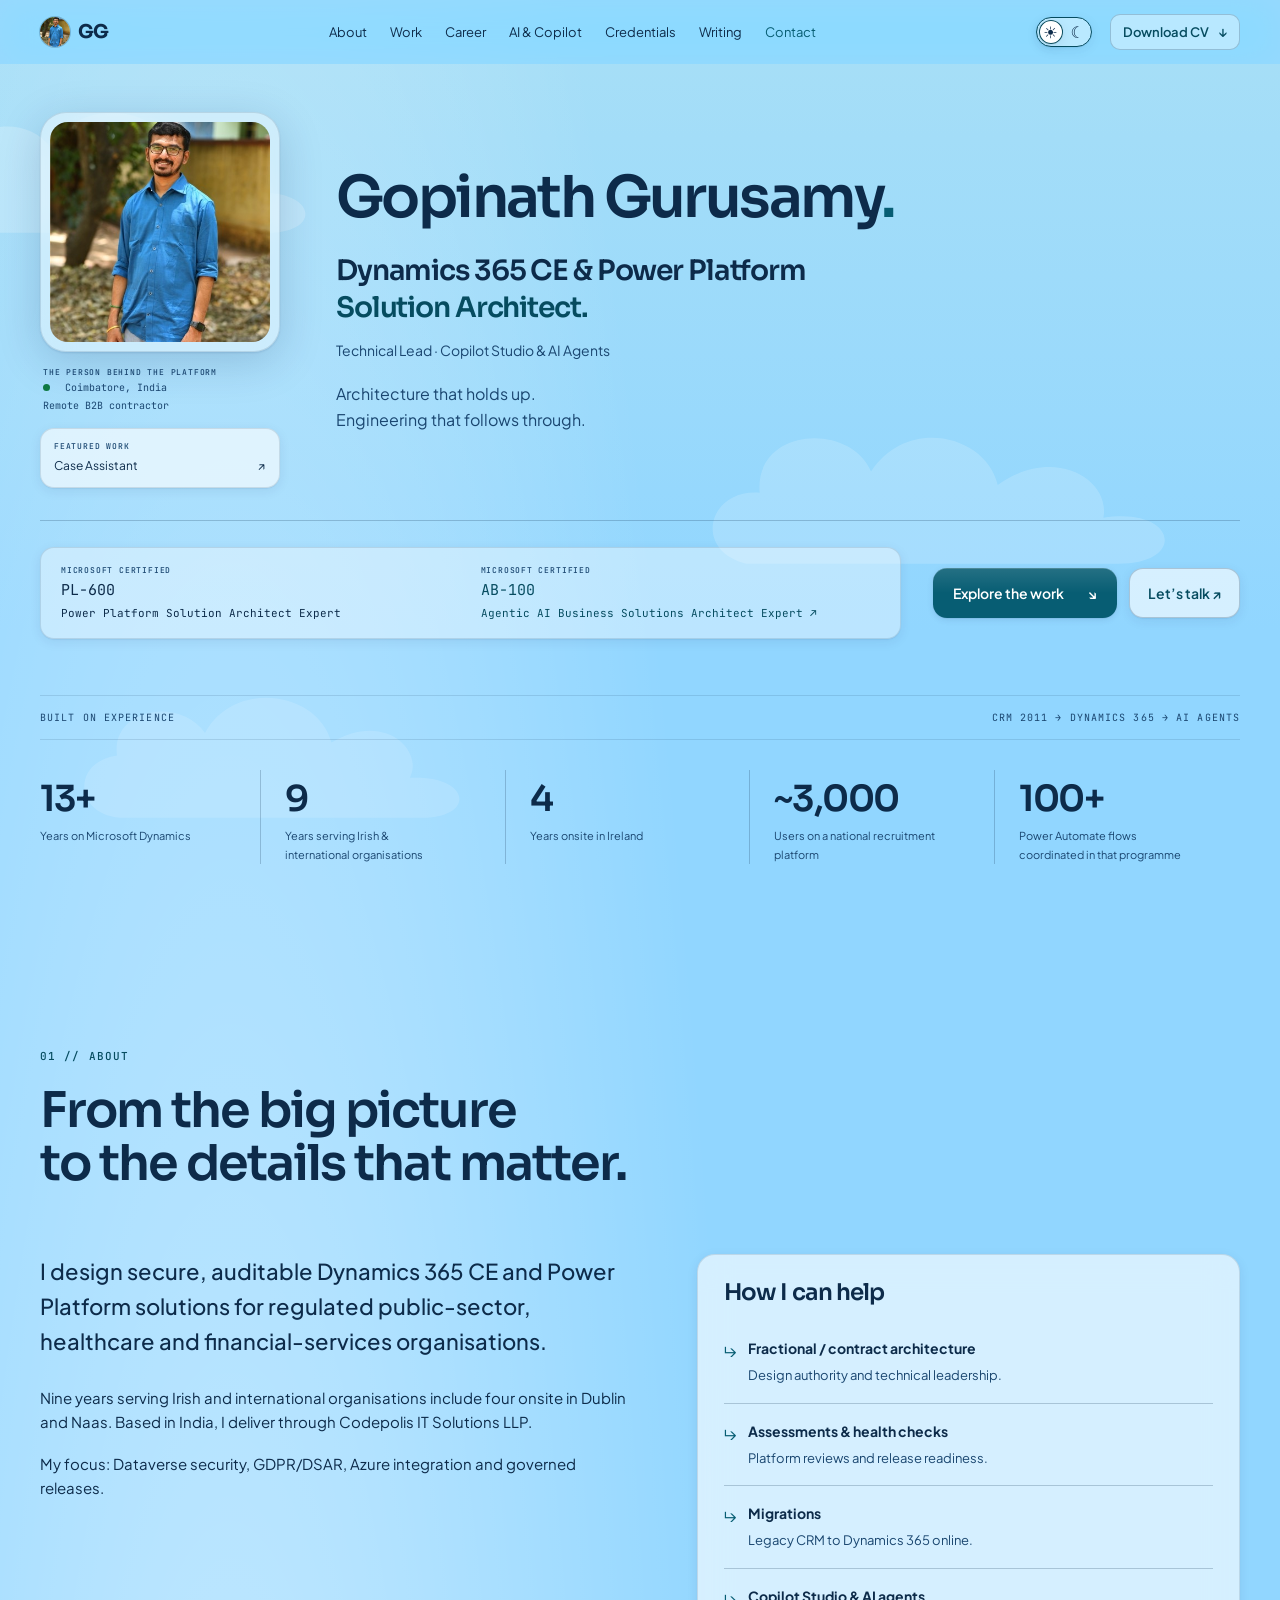
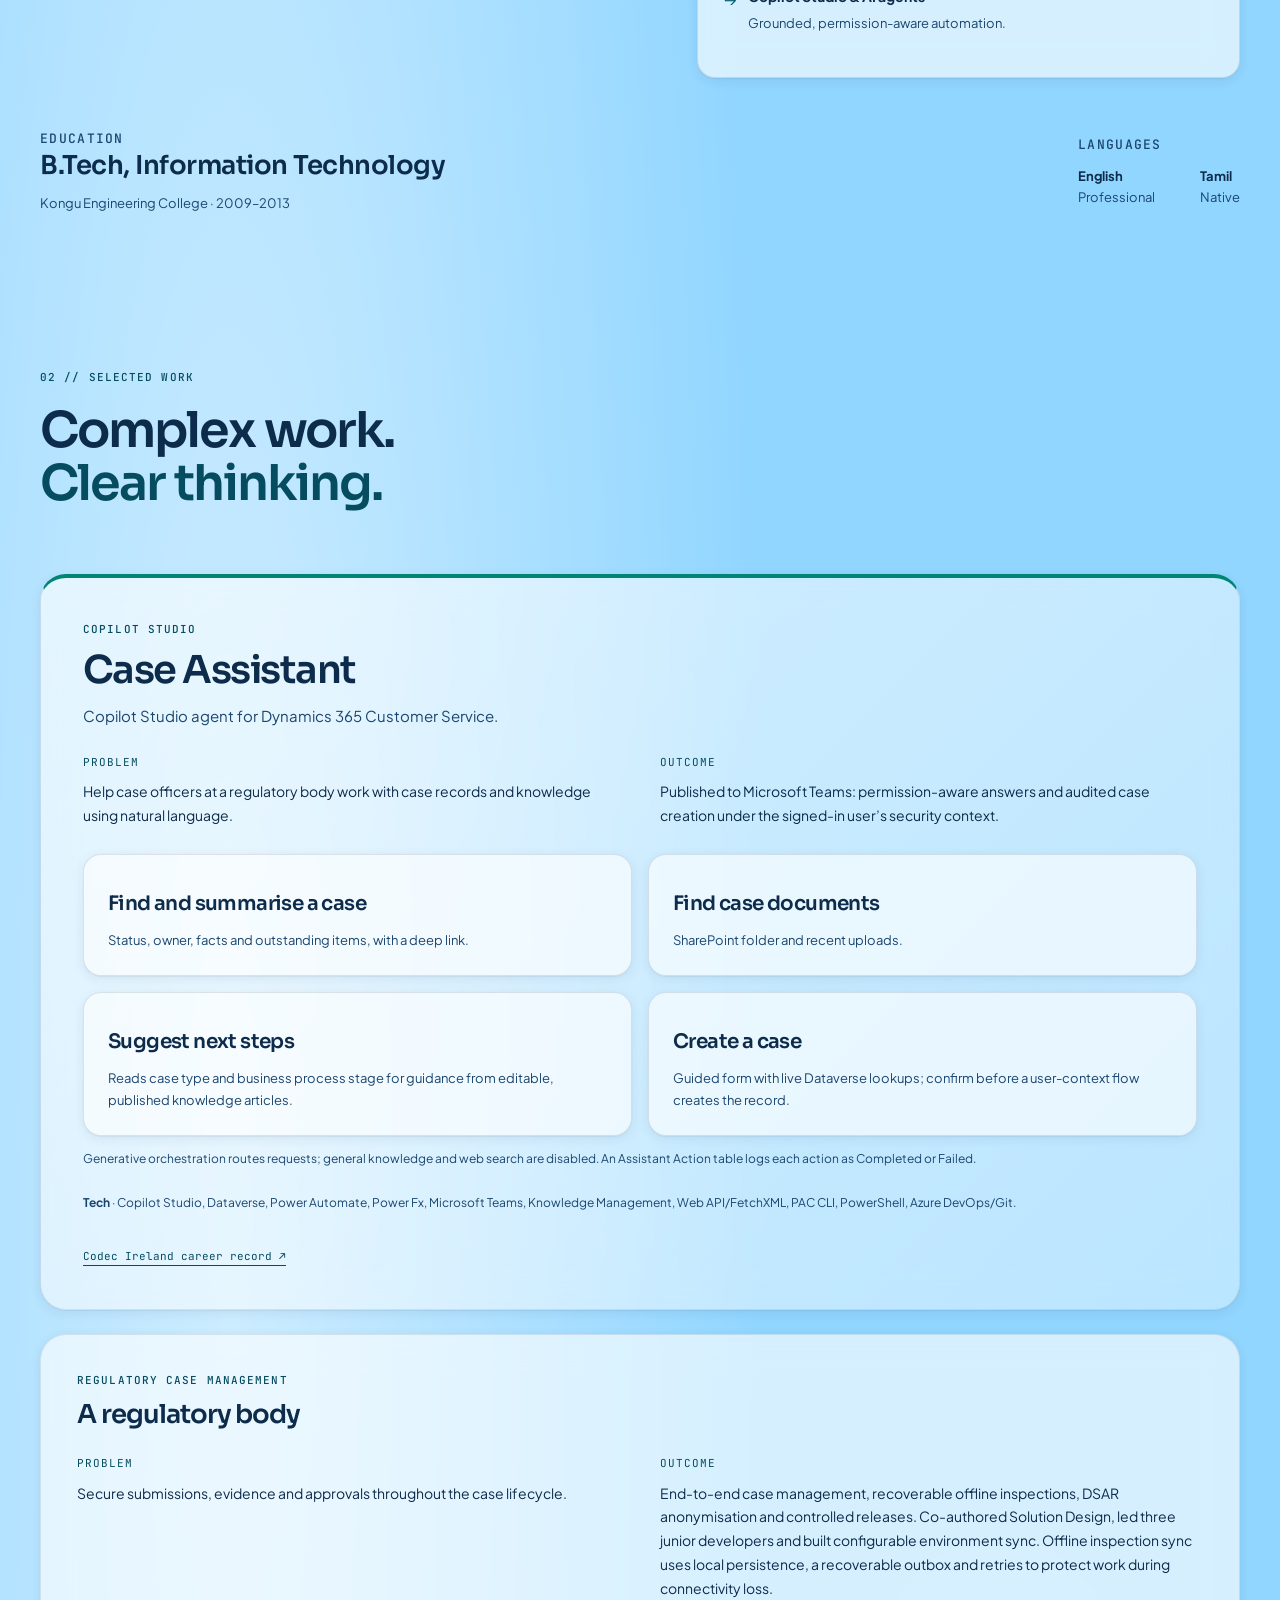
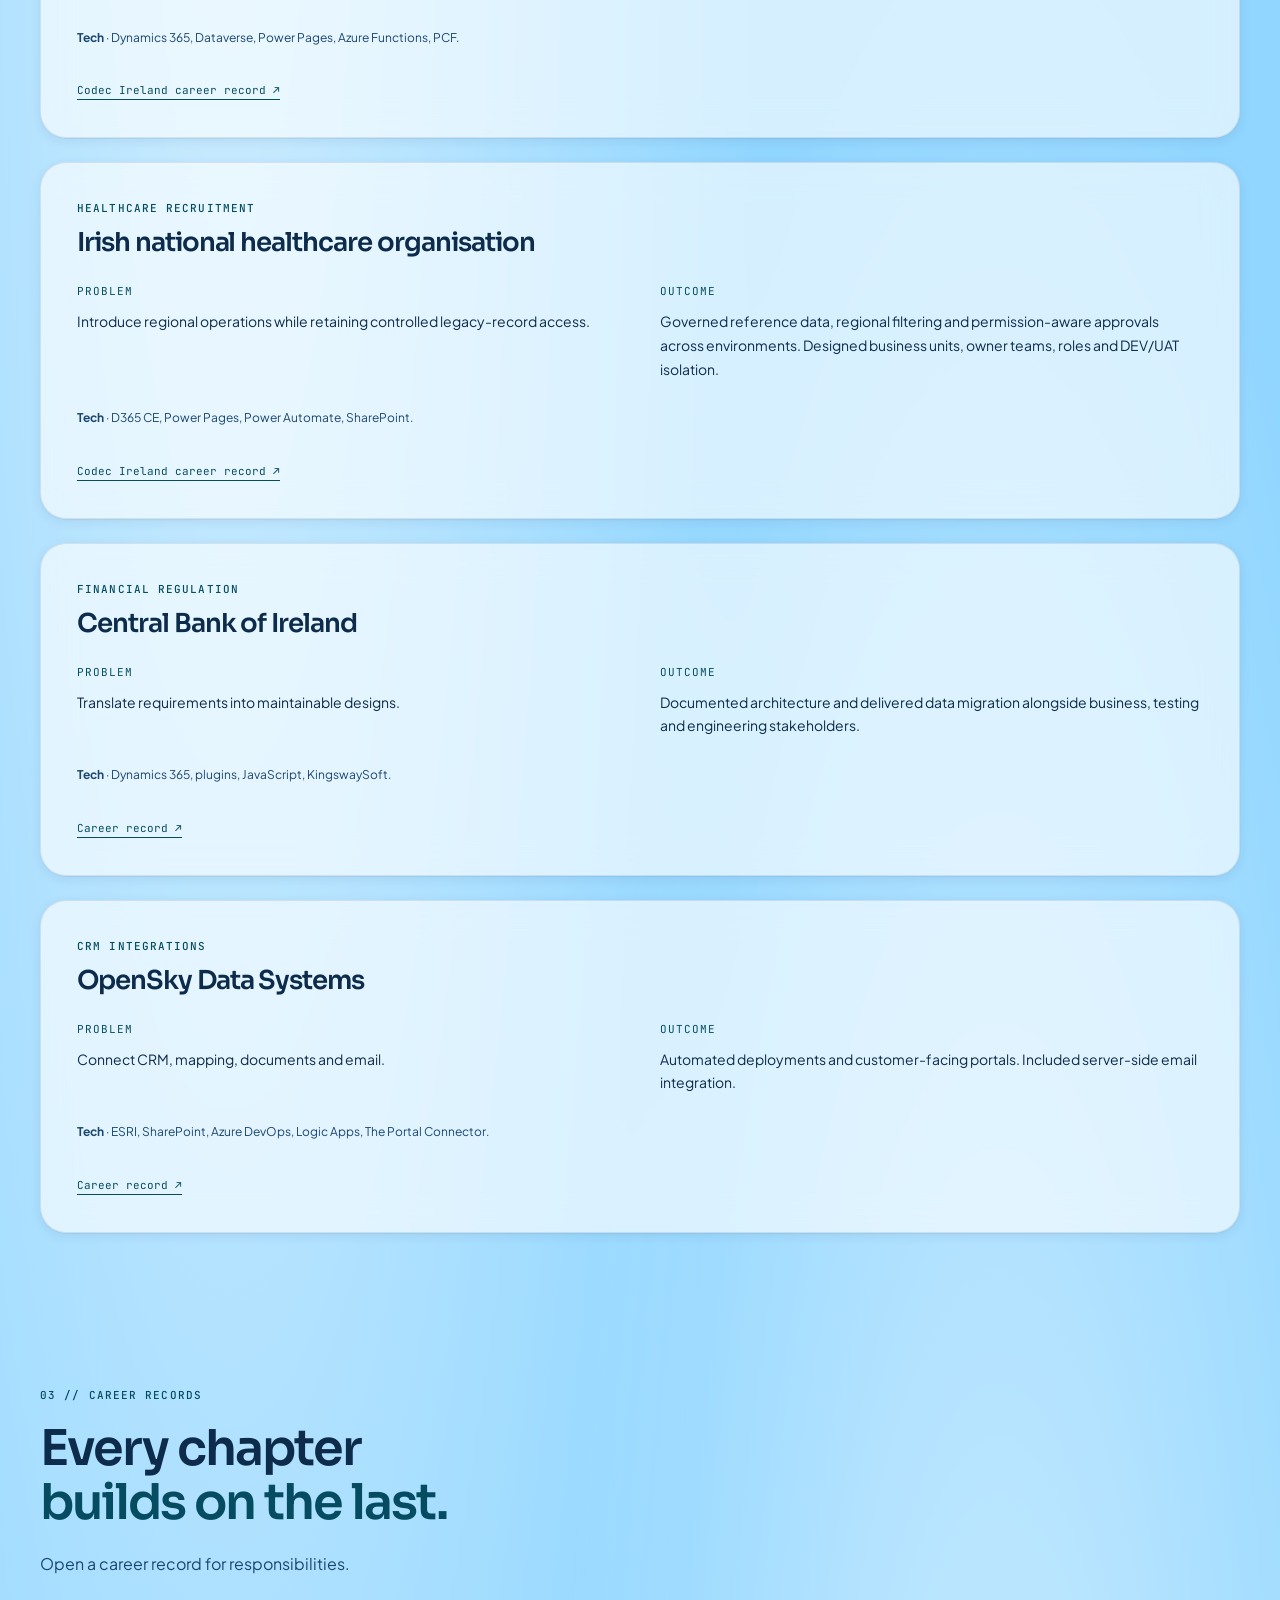
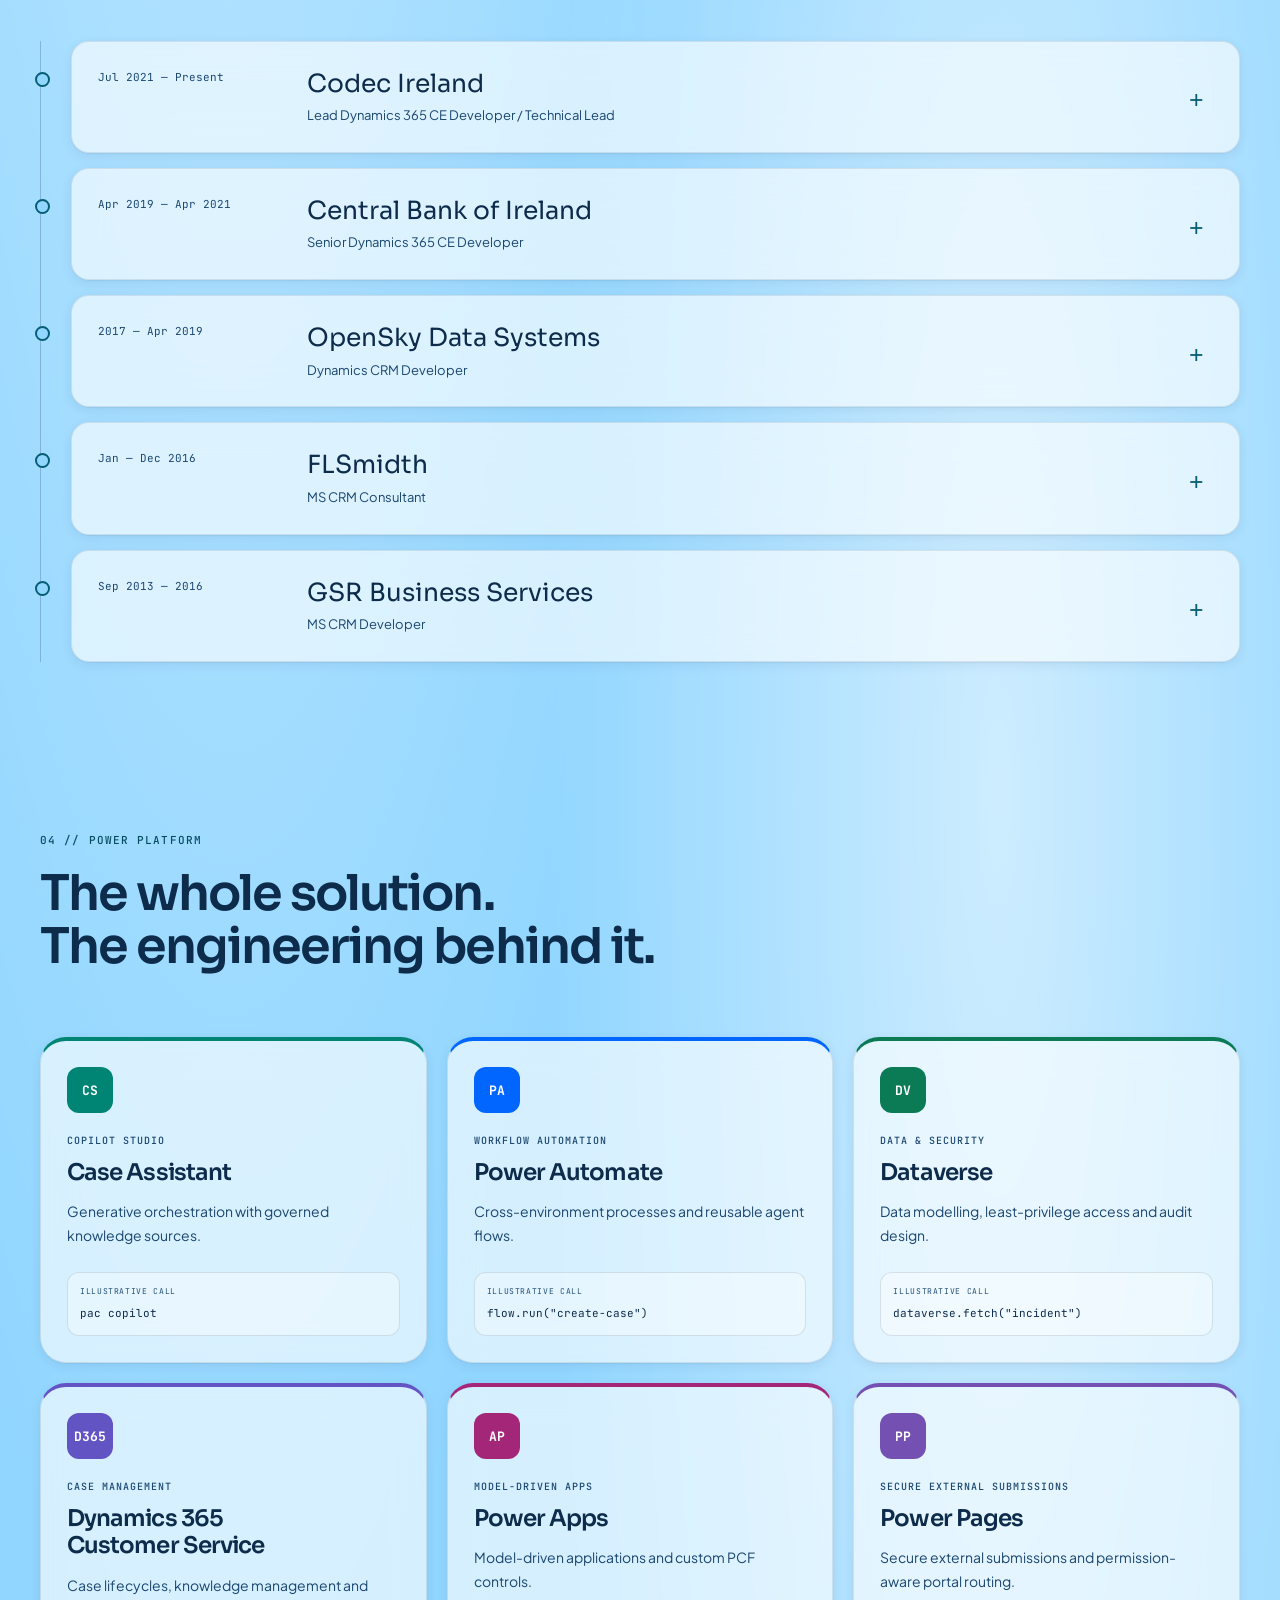
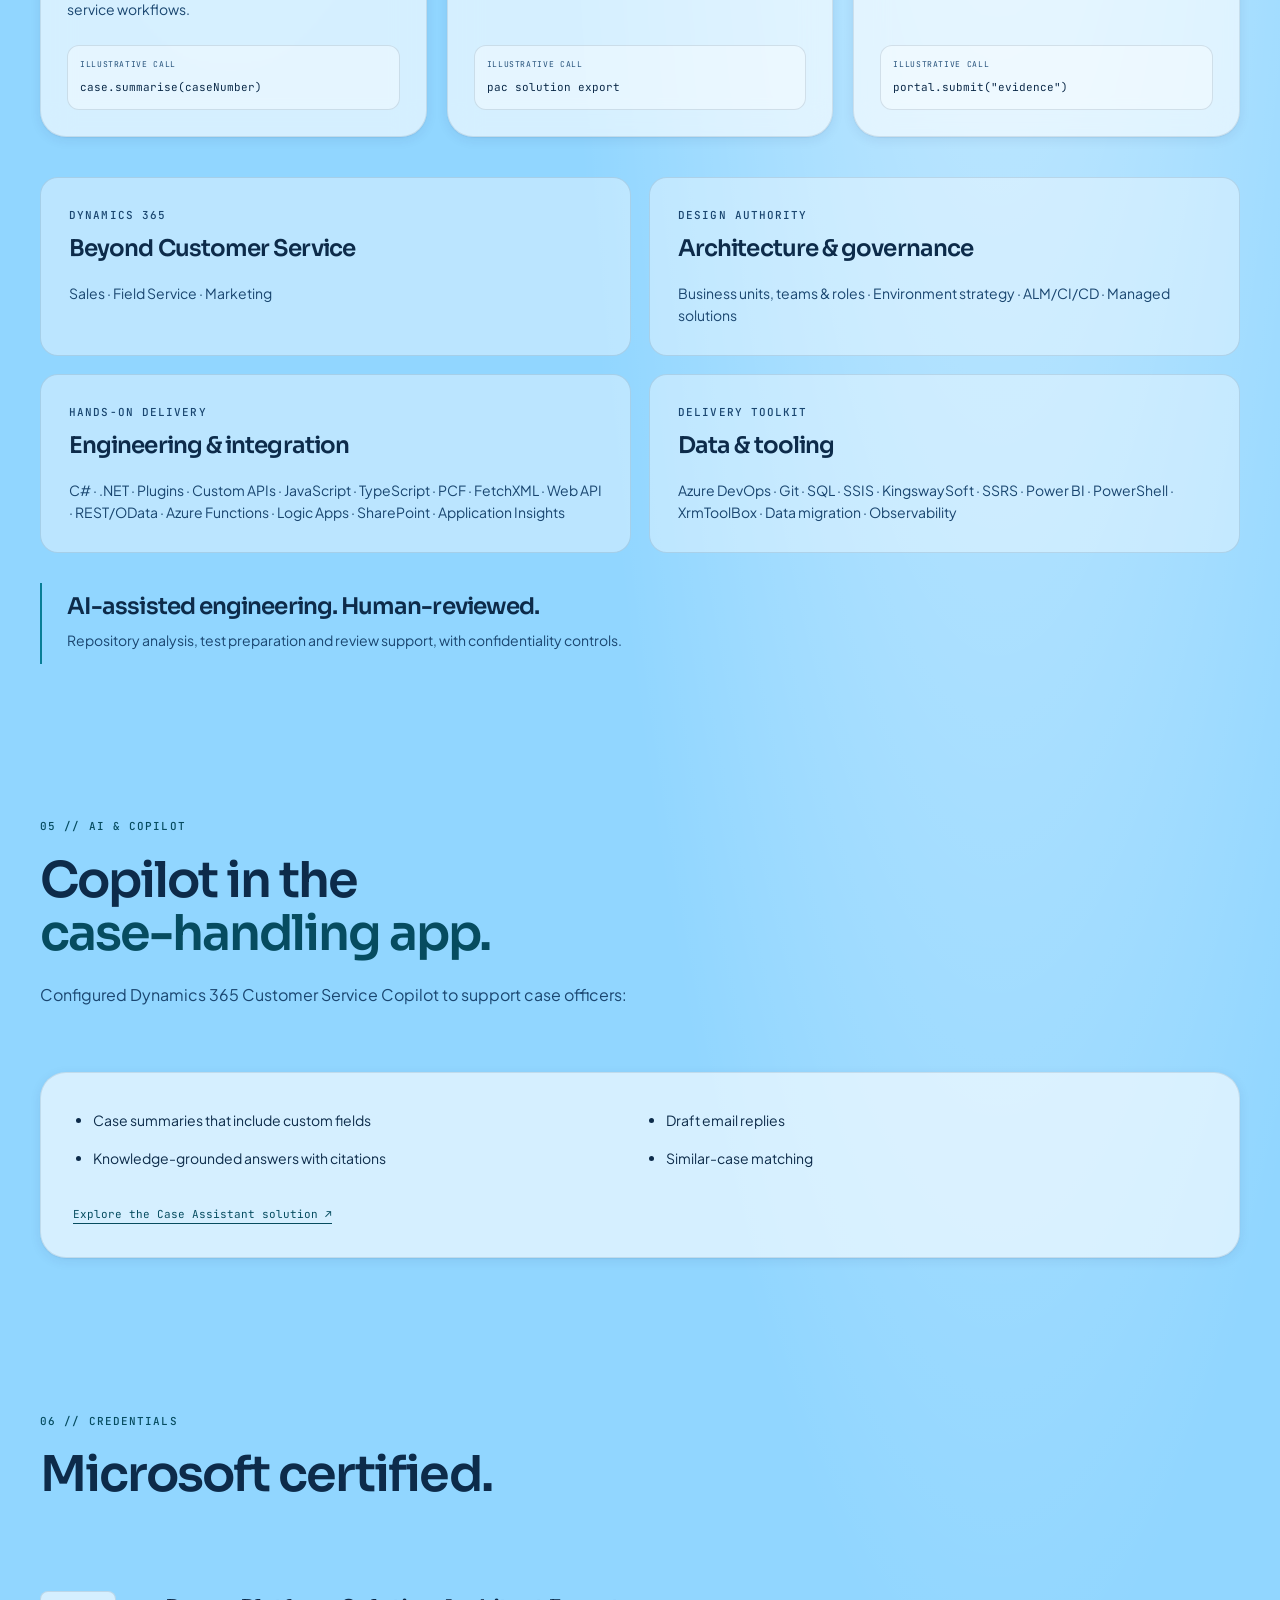
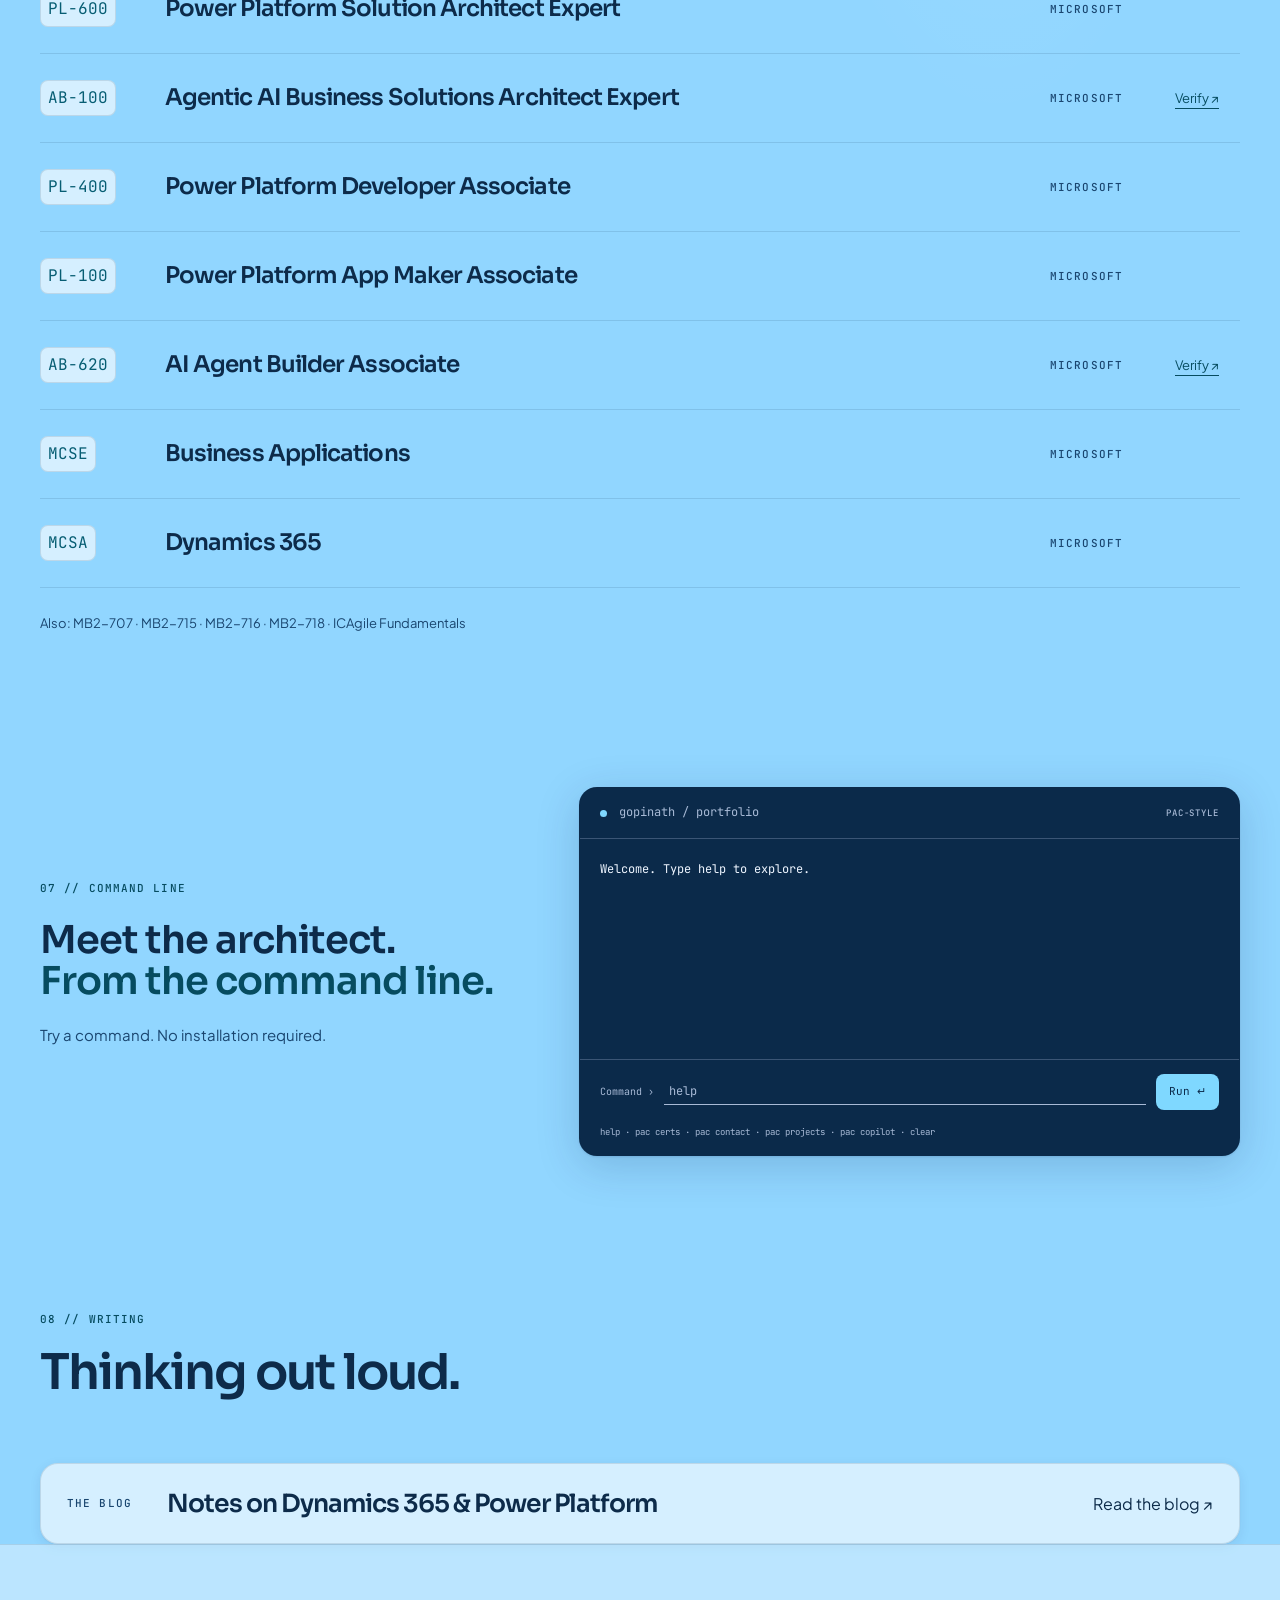
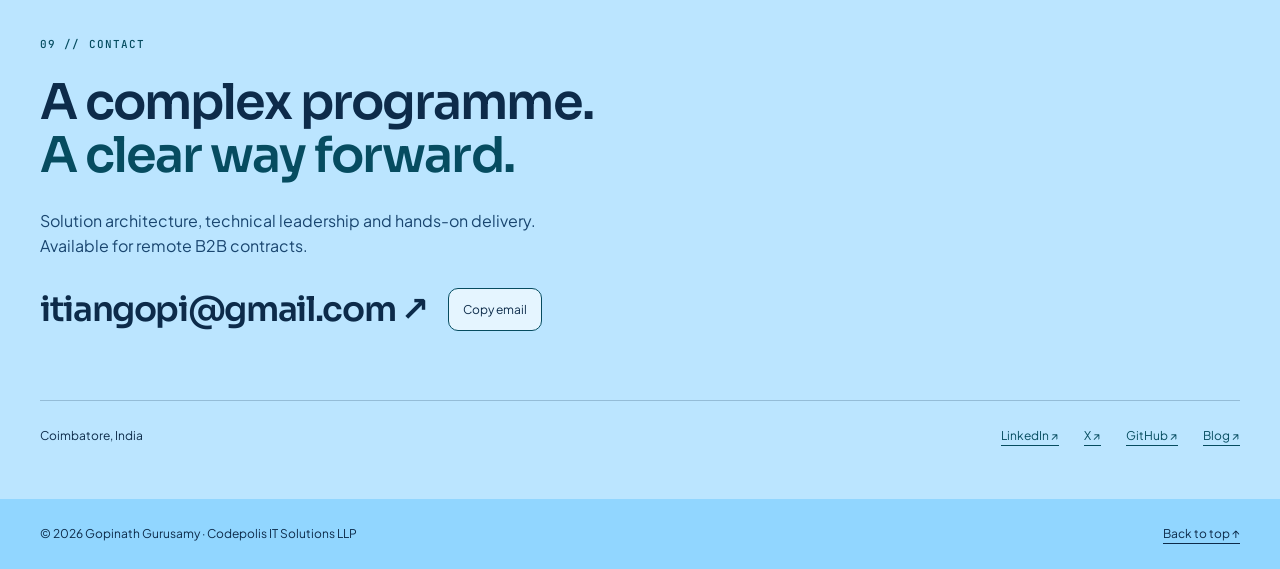
<file: index.html>
<!DOCTYPE html>
<html lang="en">
<head>
<meta charset="utf-8">
<meta content="width=device-width, initial-scale=1" name="viewport">
<title>Gopinath—PL-600 &amp; AB-100 certified—Copilot Studio &amp; AI agents</title>
<meta content="Gopinath Gurusamy — PL-600 &amp; AB-100 certified Dynamics 365 CE &amp; Power Platform Solution Architect and Technical Lead. Copilot Studio &amp; AI agents. Remote B2B contracts." name="description">
<link href="https://gopinath29.github.io/gopinath-portfolio/" rel="canonical">
<meta content="#91d6ff" name="theme-color">
<meta content="website" property="og:type">
<meta content="Gopinath Gurusamy — PL-600 &amp; AB-100 certified Architect | Copilot Studio &amp; AI agents" property="og:title">
<meta content="PL-600 &amp; AB-100 certified. Dynamics 365 CE &amp; Power Platform solution architecture, technical leadership, Copilot Studio &amp; AI agents. Remote B2B contracts." property="og:description">
<meta content="https://gopinath29.github.io/gopinath-portfolio/" property="og:url">
<meta content="https://gopinath29.github.io/gopinath-portfolio/assets/img/og-image.png" property="og:image">
<meta content="1200" property="og:image:width">
<meta content="630" property="og:image:height">
<meta content="Gopinath Gurusamy — Dynamics 365 CE &amp; Power Platform Solution Architect; featured work: Case Assistant" property="og:image:alt">
<meta content="summary_large_image" name="twitter:card">
<meta content="@GopinathGuru1" name="twitter:creator">
<meta content="Gopinath Gurusamy — PL-600 &amp; AB-100 certified Architect | Copilot Studio &amp; AI agents" name="twitter:title">
<meta content="PL-600 &amp; AB-100 certified. Dynamics 365 CE &amp; Power Platform solution architecture, technical leadership, Copilot Studio &amp; AI agents. Remote B2B contracts." name="twitter:description">
<meta content="https://gopinath29.github.io/gopinath-portfolio/assets/img/og-image.png" name="twitter:image">
<link href="favicon.svg" rel="icon" type="image/svg+xml">
<!-- Keep the intrinsic portrait inside its container if the stylesheet fails. -->

<link rel="preload" href="assets/fonts/sora.ttf" as="font" type="font/ttf" crossorigin>
<link rel="preload" href="assets/fonts/plus-jakarta-sans.ttf" as="font" type="font/ttf" crossorigin>
<link href="assets/css/styles.css?v=18" rel="stylesheet">
<script defer src="assets/js/main.js?v=18"></script>
<script type="application/ld+json">
  {
    "@context": "https://schema.org",
    "@type": "Person",
    "name": "Gopinath Gurusamy",
    "jobTitle": "Dynamics 365 CE & Power Platform Solution Architect / Technical Lead — PL-600 & AB-100 certified — Copilot Studio & AI agents",
    "url": "https://gopinath29.github.io/gopinath-portfolio/",
    "email": "mailto:itiangopi@gmail.com",
    "address": {
      "@type": "PostalAddress",
      "addressLocality": "Coimbatore",
      "addressCountry": "IN"
    },
    "sameAs": [
      "https://www.linkedin.com/in/gopinath-gurusamy",
      "https://x.com/GopinathGuru1",
      "https://github.com/Gopinath29",
      "https://gopinathgurusamy.wordpress.com/"
    ],
    "knowsAbout": [
      "Dynamics 365 CE",
      "Power Platform",
      "Solution architecture",
      "Dataverse data models",
      "Power Automate",
      "Power Pages",
      "Copilot Studio & AI agents",
      "Azure Functions",
      "Logic Apps",
      "Web API",
      "Security architecture",
      "GDPR/DSAR",
      "ALM and CI/CD",
      "Azure DevOps",
      "Managed solutions",
      "PL-600 & AB-100 certified"
    ],
    "hasCredential": [
      {
        "@type": "EducationalOccupationalCredential",
        "name": "Microsoft Certified: Power Platform Solution Architect Expert",
        "identifier": "PL-600",
        "credentialCategory": "Certification",
        "recognizedBy": {
          "@type": "Organization",
          "name": "Microsoft"
        }
      },
      {
        "@type": "EducationalOccupationalCredential",
        "name": "Microsoft Certified: Agentic AI Business Solutions Architect Expert",
        "identifier": "AB-100",
        "credentialCategory": "Certification",
        "recognizedBy": {
          "@type": "Organization",
          "name": "Microsoft"
        },
        "url": "https://learn.microsoft.com/en-us/users/gopinathgurusamy-9343/credentials/71c8c88020980655"
      },
      {
        "@type": "EducationalOccupationalCredential",
        "name": "Microsoft Certified: AI Agent Builder Associate",
        "identifier": "AB-620",
        "credentialCategory": "Certification",
        "recognizedBy": {
          "@type": "Organization",
          "name": "Microsoft"
        },
        "url": "https://learn.microsoft.com/en-us/users/gopinathgurusamy-9343/credentials/33c24ca4ad0be38e"
      },
      {
        "@type": "EducationalOccupationalCredential",
        "name": "Microsoft Certified: Power Platform Developer Associate",
        "identifier": "PL-400",
        "credentialCategory": "Certification",
        "recognizedBy": {
          "@type": "Organization",
          "name": "Microsoft"
        }
      },
      {
        "@type": "EducationalOccupationalCredential",
        "name": "Microsoft Certified: Power Platform App Maker Associate",
        "identifier": "PL-100",
        "credentialCategory": "Certification",
        "recognizedBy": {
          "@type": "Organization",
          "name": "Microsoft"
        }
      }
    ]
  }
  </script>
<style>.headshot{max-width:100%;height:auto;border-radius:24px}</style>
</head>
<body>
<div class="atmosphere" aria-hidden="true" data-state="paused">
  <div class="sky-light">
    <svg class="cloud cloud-one" viewBox="0 0 240 90"><path d="M30,78C-2,78-4,43,25,39C21,10,64,2,80,25C98-9,151-1,159,31C192,11,217,36,208,53C246,51,250,78,215,78Z" fill="currentColor"/></svg>
    <svg class="cloud cloud-two" viewBox="0 0 240 90"><path d="M22,78C-6,71,2,39,29,41C26,7,76,4,87,30C106,1,147,11,153,37C182,16,212,34,208,54C246,48,252,78,216,78Z" fill="currentColor"/></svg>
    <svg class="cloud cloud-three" viewBox="0 0 240 90"><path d="M30,78C-2,78-4,43,25,39C21,10,64,2,80,25C98-9,151-1,159,31C192,11,217,36,208,53C246,51,250,78,215,78Z" fill="currentColor"/></svg>
    <svg class="sky-rocket rocket-one" viewBox="0 0 80 40">
      <g class="rocket-smoke"><circle class="smoke-puff" cx="10" cy="20" r="5"/><circle class="smoke-puff" cx="10" cy="20" r="5"/><circle class="smoke-puff" cx="10" cy="20" r="5"/><circle class="smoke-puff" cx="10" cy="20" r="5"/><circle class="smoke-puff" cx="10" cy="20" r="5"/></g>
      <path class="rocket-flame" d="M14 16Q1 15-9 20Q1 25 14 24Z"/>
      <path class="rocket-fins" d="M18 14 9 5 31 11 31 29 9 35 18 26Z"/>
      <path class="rocket-body" d="M16 13Q48 4 67 13L78 20 67 27Q48 36 16 27Z"/>
      <path class="rocket-nose" d="M64 12Q72 15 78 20Q72 25 64 28Z"/>
      <circle class="rocket-window" cx="49" cy="20" r="5"/>
      <path class="rocket-nozzle" d="M14 15H19V25H14Z"/>
    </svg>
    <svg class="sky-rocket rocket-two" viewBox="0 0 80 40">
      <g class="rocket-smoke"><circle class="smoke-puff" cx="10" cy="20" r="5"/><circle class="smoke-puff" cx="10" cy="20" r="5"/><circle class="smoke-puff" cx="10" cy="20" r="5"/><circle class="smoke-puff" cx="10" cy="20" r="5"/><circle class="smoke-puff" cx="10" cy="20" r="5"/></g>
      <path class="rocket-flame" d="M14 16Q1 15-9 20Q1 25 14 24Z"/>
      <path class="rocket-fins" d="M18 14 9 5 31 11 31 29 9 35 18 26Z"/>
      <path class="rocket-body" d="M16 13Q48 4 67 13L78 20 67 27Q48 36 16 27Z"/>
      <path class="rocket-nose" d="M64 12Q72 15 78 20Q72 25 64 28Z"/>
      <circle class="rocket-window" cx="49" cy="20" r="5"/>
      <path class="rocket-nozzle" d="M14 15H19V25H14Z"/>
    </svg>
  </div>
  <div class="sky-dark"><div class="star-field"></div><span class="shooting-star shooting-one"></span><span class="shooting-star shooting-two"></span></div>
</div>
<a class="skip-link" href="#main">Skip to content</a>
<header class="masthead"><div class="page-width masthead-row">
<a class="wordmark" href="#top" aria-label="GG, Gopinath Gurusamy, back to top">GG</a>
<nav class="desktop-nav" aria-label="Main navigation"><a href="#about">About</a> <a href="#work">Work</a> <a href="#experience">Career</a> <a href="#copilot">AI &amp; Copilot</a> <a href="#certifications">Credentials</a> <a href="#writing">Writing</a> <a href="#contact">Contact</a></nav>
<div class="masthead-tools"><button class="theme-toggle" type="button" aria-label="Switch colour theme" aria-pressed="false" hidden>◐</button> <a class="cv-link" href="assets/resume/Gopinath_Gurusamy_Resume.pdf?v=15" download="Gopinath_Gurusamy_Resume.pdf">Download CV <span aria-hidden="true">↓</span></a></div>

</div>
</header>
<main id="main" tabindex="-1">
<section class="hero page-width" id="top" aria-labelledby="hero-title">
<aside class="portrait-note" aria-label="Meet Gopinath"><div class="portrait-border"><img class="headshot" src="assets/img/headshot.jpg" alt="Gopinath Gurusamy" width="400" height="400" loading="eager" fetchpriority="high" decoding="async"></div>

<div class="portrait-caption"><span class="micro">The person behind the platform</span></div>

<div class="location-note"><span class="availability-dot" aria-hidden="true"></span> Coimbatore, India<br>  Remote B2B contractor</div>

<a class="latest-note" href="#case-assistant"><span class="micro">Featured work</span> Case Assistant <span aria-hidden="true">↗</span></a>
</aside>
<div class="hero-story">
<h1 id="hero-title">Gopinath Gurusamy<span class="accent">.</span></h1>
<p class="position-line">Dynamics 365 CE &amp; Power Platform<br> <em>Solution Architect.</em></p>
<p class="hero-role">Technical Lead · Copilot Studio &amp; AI Agents</p>
<p class="hero-thesis">Architecture that holds up.<br> Engineering that follows through.</p>




</div>


<div class="hero-proof"><div class="credential-pair" role="group" aria-label="Featured Microsoft certifications">
<p><span class="micro">Microsoft Certified</span> <strong>PL-600</strong> <span>Power Platform Solution Architect Expert</span></p>
<a href="https://learn.microsoft.com/en-us/users/gopinathgurusamy-9343/credentials/71c8c88020980655" target="_blank" rel="noopener noreferrer"><span class="micro">Microsoft Certified</span> <strong>AB-100</strong> <span>Agentic AI Business Solutions Architect Expert ↗</span> <span class="sr-only">(opens in new tab)</span></a>
</div>
<div class="hero-links"><a class="solid-link" href="#work">Explore the work <span aria-hidden="true">↘</span></a> <a class="underlined-link" href="mailto:itiangopi@gmail.com" target="_blank" rel="noopener noreferrer">Let’s talk ↗ <span class="sr-only">(opens in new tab)</span></a></div></div>
</section>

<nav class="mobile-nav page-width" aria-label="Section navigation"><a href="#about">About</a> <a href="#work">Work</a> <a href="#experience">Career</a> <a href="#copilot">AI &amp; Copilot</a> <a href="#certifications">Credentials</a> <a href="#writing">Writing</a> <a href="#contact">Contact</a></nav>
<div class="page-width"><div class="chapter-divider"><span>Built on experience</span> <span>CRM 2011 → Dynamics 365 → AI agents</span></div>

<dl class="delivery-metrics"><div><dt>Years on Microsoft Dynamics</dt> <dd><span data-count="13">13</span><span class="stat-suffix">+</span></dd></div>

<div><dt>Years serving Irish &amp; international organisations</dt> <dd><span data-count="9">9</span></dd></div>

<div><dt>Years onsite in Ireland</dt> <dd><span data-count="4">4</span></dd></div>

<div><dt>Users on a national recruitment platform</dt> <dd><span class="stat-suffix">~</span><span data-count="3000">3,000</span></dd></div>

<div><dt>Power Automate flows coordinated in that programme</dt> <dd><span aria-label="100+ Power Automate flows" role="img"><span aria-hidden="true" data-count="100" data-target="100">100</span><span aria-hidden="true" class="stat-suffix">+</span></span></dd></div>

</dl>
</div>

<section class="chapter page-width" id="about" aria-label="About"><div class="chapter-heading"><p class="kicker">01 // About</p> <h2>From the big picture<br> to the details that matter.</h2></div>
<div class="about-layout"><div class="prose"><p>I design secure, auditable Dynamics 365 CE and Power Platform solutions for regulated public-sector, healthcare and financial-services organisations.</p><p>Nine years serving Irish and international organisations include four onsite in Dublin and Naas. Based in India, I deliver through Codepolis IT Solutions LLP.</p><p>My focus: Dataverse security, GDPR/DSAR, Azure integration and governed releases.</p></div>
<div class="services-list"><h3>How I can help</h3><article><span class="service-marker" aria-hidden="true">↳</span><h4>Fractional / contract architecture</h4><p>Design authority and technical leadership.</p></article>
<article><span class="service-marker" aria-hidden="true">↳</span><h4>Assessments &amp; health checks</h4><p>Platform reviews and release readiness.</p></article>
<article><span class="service-marker" aria-hidden="true">↳</span><h4>Migrations</h4><p>Legacy CRM to Dynamics 365 online.</p></article>
<article><span class="service-marker" aria-hidden="true">↳</span><h4>Copilot Studio &amp; AI agents</h4><p>Grounded, permission-aware automation.</p></article></div></div>
<div class="education-band" role="group" aria-label="Education and languages"><div><p class="micro">Education</p><h3>B.Tech, Information Technology</h3><p>Kongu Engineering College · 2009–2013</p></div>
<div><p class="micro">Languages</p><dl><div><dt>English</dt><dd>Professional</dd></div><div><dt>Tamil</dt><dd>Native</dd></div></dl></div></div>
</section>
<section class="chapter page-width" id="work" aria-label="Work"><div class="chapter-heading"><p class="kicker">02 // Selected work</p><h2>Complex work.<br><em>Clear thinking.</em></h2></div>
<article class="solution-card featured-solution" id="case-assistant">
<div class="solution-heading"><p class="kicker">Copilot Studio</p><h3>Case Assistant</h3><p class="solution-subtitle">Copilot Studio agent for Dynamics 365 Customer Service.</p></div>
<div class="solution-fields"><div><h4>Problem</h4><p>Help case officers at a regulatory body work with case records and knowledge using natural language.</p></div>
<div><h4>Outcome</h4><p>Published to Microsoft Teams: permission-aware answers and audited case creation under the signed-in user’s security context.</p></div></div>
<div class="topic-grid" role="group" aria-label="Four Dataverse topics">
<article><h4>Find and summarise a case</h4><p>Status, owner, facts and outstanding items, with a deep link.</p></article>
<article><h4>Find case documents</h4><p>SharePoint folder and recent uploads.</p></article>
<article><h4>Suggest next steps</h4><p>Reads case type and business process stage for guidance from editable, published knowledge articles.</p></article>
<article><h4>Create a case</h4><p>Guided form with live Dataverse lookups; confirm before a user-context flow creates the record.</p></article></div>
<p class="security-note">Generative orchestration routes requests; general knowledge and web search are disabled. An Assistant Action table logs each action as Completed or Failed.</p>
<p class="technology-line"><strong>Tech</strong> · Copilot Studio, Dataverse, Power Automate, Power Fx, Microsoft Teams, Knowledge Management, Web API/FetchXML, PAC CLI, PowerShell, Azure DevOps/Git.</p>
<a class="record-relation" href="#career-codec">Codec Ireland career record ↗</a></article>
<article class="solution-card" id="project-regulatory"><div class="solution-heading"><p class="kicker">Regulatory case management</p><h3>A regulatory body</h3></div>
<div class="solution-fields"><div><h4>Problem</h4><p>Secure submissions, evidence and approvals throughout the case lifecycle.</p></div><div><h4>Outcome</h4><p>End-to-end case management, recoverable offline inspections, DSAR anonymisation and controlled releases. Co-authored Solution Design, led three junior developers and built configurable environment sync. Offline inspection sync uses local persistence, a recoverable outbox and retries to protect work during connectivity loss.</p></div></div>
<p class="technology-line"><strong>Tech</strong> · Dynamics 365, Dataverse, Power Pages, Azure Functions, PCF.</p>
<a class="record-relation" href="#career-codec">Codec Ireland career record ↗</a></article>
<article class="solution-card" id="project-healthcare"><div class="solution-heading"><p class="kicker">Healthcare recruitment</p><h3>Irish national healthcare organisation</h3></div>
<div class="solution-fields"><div><h4>Problem</h4><p>Introduce regional operations while retaining controlled legacy-record access.</p></div><div><h4>Outcome</h4><p>Governed reference data, regional filtering and permission-aware approvals across environments. Designed business units, owner teams, roles and DEV/UAT isolation.</p></div></div>
<p class="technology-line"><strong>Tech</strong> · D365 CE, Power Pages, Power Automate, SharePoint.</p>
<a class="record-relation" href="#career-codec">Codec Ireland career record ↗</a></article>
<article class="solution-card" id="project-central-bank"><div class="solution-heading"><p class="kicker">Financial regulation</p><h3>Central Bank of Ireland</h3></div>
<div class="solution-fields"><div><h4>Problem</h4><p>Translate requirements into maintainable designs.</p></div><div><h4>Outcome</h4><p>Documented architecture and delivered data migration alongside business, testing and engineering stakeholders.</p></div></div>
<p class="technology-line"><strong>Tech</strong> · Dynamics 365, plugins, JavaScript, KingswaySoft.</p>
<a class="record-relation" href="#career-bank">Career record ↗</a></article>
<article class="solution-card" id="project-opensky"><div class="solution-heading"><p class="kicker">CRM integrations</p><h3>OpenSky Data Systems</h3></div>
<div class="solution-fields"><div><h4>Problem</h4><p>Connect CRM, mapping, documents and email.</p></div><div><h4>Outcome</h4><p>Automated deployments and customer-facing portals. Included server-side email integration.</p></div></div>
<p class="technology-line"><strong>Tech</strong> · ESRI, SharePoint, Azure DevOps, Logic Apps, The Portal Connector.</p>
<a class="record-relation" href="#career-opensky">Career record ↗</a></article>
</section>
<section class="chapter career-chapter page-width" id="experience" aria-label="Career"><div class="chapter-heading"><p class="kicker">03 // Career records</p> <h2>Every chapter<br> <em>builds on the last.</em></h2><p class="chapter-description">Open a career record for responsibilities.</p></div>
<ol class="career-records"><li id="career-codec"><details class="career-record"><summary><span class="record-date">Jul 2021 — Present</span> <span class="record-employer">Codec Ireland</span> <span class="record-job">Lead Dynamics 365 CE Developer / Technical Lead</span> <span class="record-open" aria-hidden="true">+</span></summary><div class="record-body"><dl><div><dt>Location</dt> <dd>Remote from India · Irish public-sector programmes</dd></div>
<div><dt>Responsibilities</dt> <dd><ul><li>Lead architecture, engineering, reviews and release readiness.</li><li>Guide developers across regulatory and healthcare programmes.</li></ul>
</dd></div>
</dl>
<div class="related-records"><span class="micro">Related solutions</span> <a href="#case-assistant">Case Assistant ↗</a> <a href="#project-regulatory">Regulatory case management ↗</a> <a href="#project-healthcare">Healthcare recruitment ↗</a></div>
</div>
</details>
</li><li id="career-bank"><details class="career-record"><summary><span class="record-date">Apr 2019 — Apr 2021</span> <span class="record-employer">Central Bank of Ireland</span> <span class="record-job">Senior Dynamics 365 CE Developer</span> <span class="record-open" aria-hidden="true">+</span></summary><div class="record-body"><dl><div><dt>Location</dt> <dd>Dublin, Ireland</dd></div>
<div><dt>Responsibilities</dt> <dd><ul><li>Built plugins, workflows and JavaScript.</li> <li>Documented architecture; delivered KingswaySoft migration.</li></ul>
</dd></div>
</dl>
<div class="related-records"><span class="micro">Related solutions</span> <a href="#project-central-bank">Central Bank of Ireland ↗</a></div>
</div>
</details>
</li><li id="career-opensky"><details class="career-record"><summary><span class="record-date">2017 — Apr 2019</span> <span class="record-employer">OpenSky Data Systems</span> <span class="record-job">Dynamics CRM Developer</span> <span class="record-open" aria-hidden="true">+</span></summary><div class="record-body"><dl><div><dt>Location</dt> <dd>Naas, Ireland</dd></div>
<div><dt>Responsibilities</dt> <dd><ul><li>Integrated mapping, SharePoint, email and Azure services.</li> <li>Automated deployments; delivered Dynamics portals and The Portal Connector.</li></ul>
</dd></div>
</dl>
<div class="related-records"><span class="micro">Related solutions</span> <a href="#project-opensky">OpenSky integrations ↗</a></div>
</div>
</details>
</li><li id="career-flsmidth"><details class="career-record"><summary><span class="record-date">Jan — Dec 2016</span> <span class="record-employer">FLSmidth</span> <span class="record-job">MS CRM Consultant</span> <span class="record-open" aria-hidden="true">+</span></summary><div class="record-body"><dl><div><dt>Location</dt> <dd>Chennai, India · International client delivery</dd></div>
<div><dt>Responsibilities</dt> <dd><ul><li>Delivered international Dynamics CRM programmes.</li> <li>Trained super-users onsite in Denmark.</li></ul>
</dd></div>
</dl>
</div>
</details>
</li><li id="career-gsr"><details class="career-record"><summary><span class="record-date">Sep 2013 — 2016</span> <span class="record-employer">GSR Business Services</span> <span class="record-job">MS CRM Developer</span> <span class="record-open" aria-hidden="true">+</span></summary><div class="record-body"><dl><div><dt>Location</dt> <dd>Chennai, India</dd></div>
<div><dt>Responsibilities</dt> <dd><ul><li>Built plugins, workflows, JavaScript, FetchXML and SSRS.</li> <li>Dynamics CRM 2011, 2013, 2015 and 2016.</li></ul>
</dd></div>
</dl>
</div>
</details>
</li></ol>
</section>
<section class="chapter page-width" id="expertise" aria-label="Expertise"><div class="chapter-heading"><p class="kicker">04 // Power Platform</p> <h2>The whole solution.<br> The engineering behind it.</h2></div>
<div class="product-grid" role="group" aria-label="Power Platform products">
<article class="platform-card tone-studio"><span class="product-tile" aria-hidden="true">CS</span><p class="micro">Copilot Studio</p><h3>Case Assistant</h3><p>Generative orchestration with governed knowledge sources.</p><div class="product-call"><span>Illustrative call</span><code>pac copilot</code></div></article>
<article class="platform-card tone-automate"><span class="product-tile" aria-hidden="true">PA</span><p class="micro">Workflow automation</p><h3>Power Automate</h3><p>Cross-environment processes and reusable agent flows.</p><div class="product-call"><span>Illustrative call</span><code>flow.run("create-case")</code></div></article>
<article class="platform-card tone-data"><span class="product-tile" aria-hidden="true">DV</span><p class="micro">Data &amp; security</p><h3>Dataverse</h3><p>Data modelling, least-privilege access and audit design.</p><div class="product-call"><span>Illustrative call</span><code>dataverse.fetch("incident")</code></div></article>
<article class="platform-card tone-service"><span class="product-tile" aria-hidden="true">D365</span><p class="micro">Case management</p><h3>Dynamics 365 Customer Service</h3><p>Case lifecycles, knowledge management and service workflows.</p><div class="product-call"><span>Illustrative call</span><code>case.summarise(caseNumber)</code></div></article>
<article class="platform-card tone-apps"><span class="product-tile" aria-hidden="true">AP</span><p class="micro">Model-driven apps</p><h3>Power Apps</h3><p>Model-driven applications and custom PCF controls.</p><div class="product-call"><span>Illustrative call</span><code>pac solution export</code></div></article>
<article class="platform-card tone-pages"><span class="product-tile" aria-hidden="true">PP</span><p class="micro">Secure external submissions</p><h3>Power Pages</h3><p>Secure external submissions and permission-aware portal routing.</p><div class="product-call"><span>Illustrative call</span><code>portal.submit("evidence")</code></div></article>
</div>
<div class="expertise-board"><article><p class="micro">DYNAMICS 365</p><h3>Beyond Customer Service</h3><p>Sales · Field Service · Marketing</p></article><article><p class="micro">DESIGN AUTHORITY</p> <h3>Architecture &amp; governance</h3> <p>Business units, teams &amp; roles · Environment strategy · ALM/CI/CD · Managed solutions</p></article>
<article><p class="micro">HANDS-ON DELIVERY</p> <h3>Engineering &amp; integration</h3> <p>C# · .NET · Plugins · Custom APIs · JavaScript · TypeScript · PCF · FetchXML · Web API · REST/OData · Azure Functions · Logic Apps · SharePoint · Application Insights</p></article>
<article><p class="micro">DELIVERY TOOLKIT</p> <h3>Data &amp; tooling</h3> <p>Azure DevOps · Git · SQL · SSIS · KingswaySoft · SSRS · Power BI · PowerShell · XrmToolBox · Data migration · Observability</p></article>
</div>
<aside class="engineering-principle" aria-label="Engineering approach"><h3>AI-assisted engineering. Human-reviewed.</h3> <p>Repository analysis, test preparation and review support, with confidentiality controls.</p></aside></section>
<section class="chapter copilot-chapter" id="copilot" aria-label="AI &amp; Copilot"><div class="page-width"><div class="chapter-heading"><p class="kicker">05 // AI &amp; Copilot</p><h2>Copilot in the<br><em>case-handling app.</em></h2><p class="chapter-description">Configured Dynamics 365 Customer Service Copilot to support case officers:</p></div>
<div class="copilot-config"><ul><li>Case summaries that include custom fields</li><li>Draft email replies</li><li>Knowledge-grounded answers with citations</li><li>Similar-case matching</li></ul><a class="record-relation" href="#case-assistant">Explore the Case Assistant solution ↗</a></div>
</div></section>
<section class="chapter page-width" id="certifications" aria-label="Certifications"><div class="chapter-heading"><p class="kicker">06 // Credentials</p> <h2>Microsoft certified.</h2></div>
<ul class="credential-register"><li><span class="register-code">PL-600</span> <h3>Power Platform Solution Architect Expert</h3> <span class="micro">Microsoft</span> </li><li><span class="register-code">AB-100</span> <h3>Agentic AI Business Solutions Architect Expert</h3> <span class="micro">Microsoft</span> <a href="https://learn.microsoft.com/en-us/users/gopinathgurusamy-9343/credentials/71c8c88020980655" target="_blank" rel="noopener noreferrer" aria-label="Verify AB-100 on Microsoft Learn (opens in new tab)">Verify ↗</a></li><li><span class="register-code">PL-400</span> <h3>Power Platform Developer Associate</h3> <span class="micro">Microsoft</span> </li><li><span class="register-code">PL-100</span> <h3>Power Platform App Maker Associate</h3> <span class="micro">Microsoft</span> </li><li><span class="register-code">AB-620</span> <h3>AI Agent Builder Associate</h3> <span class="micro">Microsoft</span> <a href="https://learn.microsoft.com/en-us/users/gopinathgurusamy-9343/credentials/33c24ca4ad0be38e" target="_blank" rel="noopener noreferrer" aria-label="Verify AB-620 on Microsoft Learn (opens in new tab)">Verify ↗</a></li><li><span class="register-code">MCSE</span> <h3>Business Applications</h3> <span class="micro">Microsoft</span> </li><li><span class="register-code">MCSA</span> <h3>Dynamics 365</h3> <span class="micro">Microsoft</span> </li></ul>
<p class="additional-learning">Also: MB2-707 · MB2-715 · MB2-716 · MB2-718 · ICAgile Fundamentals</p></section>
<section class="chapter page-width terminal-layout" id="terminal" aria-labelledby="terminal-title"><div><p class="kicker">07 // Command line</p> <h2 id="terminal-title">Meet the architect.<br> <em>From the command line.</em></h2> <p>Try a command. No installation required.</p></div>

<div class="terminal-widget" data-terminal><div class="terminal-bar"><span class="terminal-dot" aria-hidden="true"></span> <span>gopinath / portfolio</span> <span class="micro">pac-style</span></div>

<div class="terminal-output" id="terminal-output" role="log" aria-live="polite" aria-relevant="additions" tabindex="0"><p>Welcome. Type help to explore. </p></div>

<form class="terminal-form"><label for="terminal-command">Command <span aria-hidden="true">›</span></label> <input id="terminal-command" name="command" type="text" placeholder="help" autocomplete="off" autocapitalize="none" spellcheck="false" maxlength="120" aria-describedby="terminal-hint"> <button type="submit">Run ↵</button></form>
<p id="terminal-hint" class="terminal-hint">help · pac certs · pac contact · pac projects · pac copilot · clear</p>
</div>
</section>
<section class="chapter page-width writing-chapter" id="writing" aria-label="Writing"><div class="chapter-heading"><p class="kicker">08 // Writing</p> <h2>Thinking out loud.</h2></div>
<a class="journal-link" href="https://gopinathgurusamy.wordpress.com/" target="_blank" rel="noopener noreferrer"><span class="micro">The blog</span> <h3>Notes on Dynamics 365 &amp; Power Platform</h3> <span>Read the blog ↗</span> <span class="sr-only">(opens in new tab)</span></a></section>
<section class="contact-chapter" id="contact" aria-labelledby="contact-title"><div class="page-width"><p class="kicker">09 // Contact</p> <h2 id="contact-title">A complex programme.<br> <em>A clear way forward.</em></h2> <p>Solution architecture, technical leadership and hands-on delivery.<br> Available for remote B2B contracts.</p>
<div class="email-tools"><a href="mailto:itiangopi@gmail.com" target="_blank" rel="noopener noreferrer">itiangopi@gmail.com ↗ <span class="sr-only">(opens in new tab)</span></a> <button type="button" class="copy-email" hidden>Copy email</button> <span class="copy-status" role="status" aria-live="polite"></span></div>

<div class="contact-links"><p>Coimbatore, India</p> <ul><li><a href="https://www.linkedin.com/in/gopinath-gurusamy" target="_blank" rel="noopener noreferrer">LinkedIn ↗ <span class="sr-only">(opens in new tab)</span></a></li> <li><a href="https://x.com/GopinathGuru1" target="_blank" rel="noopener noreferrer">X ↗ <span class="sr-only">(opens in new tab)</span></a></li> <li><a href="https://github.com/Gopinath29" target="_blank" rel="noopener noreferrer">GitHub ↗ <span class="sr-only">(opens in new tab)</span></a></li> <li><a href="https://gopinathgurusamy.wordpress.com/" target="_blank" rel="noopener noreferrer">Blog ↗ <span class="sr-only">(opens in new tab)</span></a></li> </ul>
</div>
</div>
</section>
</main><footer class="page-width closing-line"><p>© 2026 Gopinath Gurusamy · Codepolis IT Solutions LLP</p> <a href="#top">Back to top ↑</a></footer></body></html>
</file>
<file: assets/css/styles.css>
/* Original portfolio implementation; v4 teal-blue accents over sky and navy. */
@font-face{font-family:Sora;src:url(../fonts/sora.ttf) format("truetype");font-weight:100 800;font-display:swap}
@font-face{font-family:"Plus Jakarta Sans";src:url(../fonts/plus-jakarta-sans.ttf) format("truetype");font-weight:200 800;font-display:swap}
@font-face{font-family:"JetBrains Mono";src:url(../fonts/jetbrains-mono.ttf) format("truetype");font-weight:100 800;font-display:swap}
:root{color-scheme:light;--bg:#91d6ff;--hero-bg:#a8dff6;--surface:#8fd0ff;--text:#0d2b4a;--text-2: #1a4670;--text-3: #24507a;--hair:rgba(13,43,74,.12);--hair-2: rgba(13,43,74,.22);--card:#fff;--card-2: #f2f8ff;--card-border:rgba(13,43,74,.10);--gold:#087e96;--accent:#075d73;--accent-ink:#064c60;--btn:#075d73;--on-btn:#fff;--nav-bg:rgba(145,214,255,.72);--glow:rgba(255,255,255,.55);--glass:rgba(255,255,255,.62);--glass-2: rgba(255,255,255,.38);--hud:#064c60;--ghost-ink:#fff;--ghost-a:45%;--panel:#0b2a4a;--panel-ink:#eef5ff;--panel-dim:#a8bad6;--panel-hi:#7fd8ff;--bubble-me:#d6f6cc;--screen:#e9f5ff;--sh-rest:0 .5px 1px rgba(6,40,90,.10),0 3px 12px rgba(6,40,90,.08);--sh-float:0 1px 2px rgba(6,40,90,.12),0 10px 44px rgba(6,40,90,.18);--sh-btn:0 .5px 1px rgba(6,40,90,.12),0 2px 6px rgba(6,40,90,.10);--ok:#0f7a43;--warn:#9a4a06;--r:18px;--ease:cubic-bezier(.2,.8,.2,1);--ease-p:cubic-bezier(.34,1.4,.64,1);--head:"Sora",system-ui,sans-serif;--body:"Plus Jakarta Sans",system-ui,sans-serif;--mono:"JetBrains Mono",ui-monospace,SFMono-Regular,Menlo,monospace;--pad:clamp(20px,4vw,40px);--paper:var(--bg);--ink:var(--text);--subtle:var(--text-2);--rule:var(--hair-2);--wash:var(--surface);--inverse:var(--on-btn);--deep:var(--btn);--heading:var(--head)}
@media(prefers-color-scheme:dark){:root:not([data-theme=light]){color-scheme:dark;--bg:#081631;--hero-bg:#0d2247;--surface:#0b1d3d;--text:#eef5ff;--text-2: #a8bad6;--text-3: #9db3d3;--hair:rgba(160,190,255,.12);--hair-2: rgba(160,190,255,.22);--card:#13264c;--card-2: #152b55;--card-border:rgba(150,185,255,.18);--gold:#73dbdf;--accent:#80ded5;--accent-ink:#80ded5;--btn:#80ded5;--on-btn:#081631;--nav-bg:rgba(8,22,49,.72);--glow:rgba(115,219,223,.02);--glass:rgba(19,38,76,.62);--glass-2: rgba(19,38,76,.38);--hud:#73dbdf;--ghost-ink:#80ded5;--ghost-a:14%;--panel:#050e22;--panel-ink:#eef5ff;--panel-dim:#9db3d3;--panel-hi:#73dbdf;--bubble-me:#134a3a;--screen:#0b1d3d;--sh-rest:0 .5px 1px rgba(4,14,36,.4),0 3px 12px rgba(4,14,36,.35);--sh-float:0 1px 2px rgba(4,14,36,.5),0 10px 44px rgba(4,14,36,.6);--sh-btn:0 .5px 1px rgba(4,14,36,.4),0 2px 6px rgba(4,14,36,.3);--ok:#4ade80;--warn:#fbbf24}}
:root[data-theme=dark]{color-scheme:dark;--bg:#081631;--hero-bg:#0d2247;--surface:#0b1d3d;--text:#eef5ff;--text-2: #a8bad6;--text-3: #9db3d3;--hair:rgba(160,190,255,.12);--hair-2: rgba(160,190,255,.22);--card:#13264c;--card-2: #152b55;--card-border:rgba(150,185,255,.18);--gold:#73dbdf;--accent:#80ded5;--accent-ink:#80ded5;--btn:#80ded5;--on-btn:#081631;--nav-bg:rgba(8,22,49,.72);--glow:rgba(115,219,223,.02);--glass:rgba(19,38,76,.62);--glass-2: rgba(19,38,76,.38);--hud:#73dbdf;--ghost-ink:#80ded5;--ghost-a:14%;--panel:#050e22;--panel-ink:#eef5ff;--panel-dim:#9db3d3;--panel-hi:#73dbdf;--bubble-me:#134a3a;--screen:#0b1d3d;--sh-rest:0 .5px 1px rgba(4,14,36,.4),0 3px 12px rgba(4,14,36,.35);--sh-float:0 1px 2px rgba(4,14,36,.5),0 10px 44px rgba(4,14,36,.6);--sh-btn:0 .5px 1px rgba(4,14,36,.4),0 2px 6px rgba(4,14,36,.3);--ok:#4ade80;--warn:#fbbf24}
*{box-sizing:border-box}html{scroll-behavior:smooth;scroll-padding-top:100px}body{margin:0;background:var(--paper);color:var(--ink);font:15px/1.75 var(--body);-webkit-font-smoothing:antialiased}::selection{background:var(--ink);color:var(--paper)}a{color:inherit;text-underline-offset:5px}a:hover{color:var(--accent)}button,input{font:inherit}button{cursor:pointer}button,a,input,summary{ -webkit-tap-highlight-color:transparent}button{color:inherit}a:focus-visible,button:focus-visible,input:focus-visible,summary:focus-visible,[tabindex]:focus-visible{outline:3px solid var(--accent);outline-offset:5px}p{margin:0 0 1.2em}h1,h2,h3,h4{margin:0;font-weight:400}h1,h2,h3{font-family:var(--heading)}h1{font-size:clamp(64px,6.7vw,100px);line-height:1;letter-spacing:-5px}h2{font-size:clamp(36px,4.2vw,62px);line-height:1.12;letter-spacing:-2px}h3{font-size:29px;line-height:1.2;letter-spacing:-.6px}h4{font-size:15px;line-height:1.5;font-weight:700}em{color:var(--accent);font-weight:400}img{display:block;max-width:100%}ul,ol{padding-left:1.25rem}dd{margin:0}.page-width{width:min(1200px,calc(100% - 100px));margin-inline:auto}.micro,.kicker{font:11px/1.65 var(--mono);letter-spacing:1.3px;text-transform:uppercase}.micro{color:var(--subtle)}.kicker{color:var(--accent);margin:0 0 23px}.accent{color:var(--accent)}.skip-link{position:fixed;top:-90px;left:15px;z-index:100;background:var(--ink);color:var(--paper);padding:10px 20px}.skip-link:focus{top:10px}.sr-only{position:absolute;width:1px;height:1px;padding:0;overflow:hidden;clip:rect(0,0,0,0);white-space:nowrap;border:0}[hidden]{display:none!important}
.masthead{position:sticky;top:0;background:var(--paper);z-index:20;border-bottom:1px solid var(--rule)}.masthead-row{height:84px;display:flex;gap:25px;align-items:center;justify-content:space-between}.wordmark{text-decoration:none;font:36px/1 var(--heading);letter-spacing:-2px;display:flex;align-items:center;white-space:nowrap}.desktop-nav{display:flex;gap:23px}.desktop-nav a{font-size:11px;text-decoration:none;padding-block:15px}.desktop-nav a[aria-current]{color:var(--accent);text-decoration:underline}.masthead-tools{display:flex;align-items:center;gap:18px;white-space:nowrap}.theme-toggle{background:none;border:1px solid var(--rule);border-radius:50%;width:39px;height:39px;font-size:23px;line-height:1}.cv-link{font-size:11px}.cv-link span{margin-left:7px}.hero{display:grid;grid-template-columns:1fr 340px;gap:90px;padding-top:72px;padding-bottom:75px;align-items:start}.hero-story>.kicker{margin-bottom:28px}.availability-dot{display:inline-block;width:7px;height:7px;background:var(--accent);border-radius:50%;margin-right:9px}.position-line{font-family:var(--heading);font-size:27px;line-height:1.35;margin:27px 0 12px}.hero-role{font-size:12px;color:var(--subtle)}.hero-thesis{font:20px/1.5 var(--heading);margin:24px 0}.credential-pair{display:grid;grid-template-columns:1fr 1fr;gap:24px;margin:26px 0 30px;border-top:1px solid var(--rule);padding-top:17px;max-width:600px}.credential-pair>p,.credential-pair>a{margin:0;display:block;font-size:10px;line-height:1.6;text-decoration:none}.credential-pair .micro{display:block;font-size:8px;letter-spacing:.8px}.credential-pair strong{font:17px/1.8 var(--mono);display:block}.credential-pair a>span:last-child{border-bottom:1px solid var(--rule)}.hero-links{display:flex;align-items:center;gap:28px}.solid-link{display:inline-flex;gap:28px;background:var(--ink);color:var(--paper);padding:13px 22px;border-radius:3px;text-decoration:none;font-size:12px}.solid-link:hover{background:var(--accent);color:var(--paper)}.underlined-link{font-size:12px}.portrait-note{padding-top:24px;position:relative}.portrait-border{padding:13px;border:1px solid var(--rule);border-radius:130px 130px 25px 25px;background:var(--wash)}.portrait-border .headshot{width:100%;height:auto;aspect-ratio:1/1.12;object-fit:cover;object-position:center 38%;border-radius:120px 120px 18px 18px;filter:saturate(.75)}.portrait-caption{padding:25px 10px 0}.portrait-caption p{font:31px/1.22 var(--heading);margin-top:12px}.location-note{border-top:1px solid var(--rule);padding:20px 10px;color:var(--subtle);font-size:11px}.latest-note{display:block;background:var(--wash);border-left:2px solid var(--accent);padding:14px 17px;text-decoration:none;font-size:12px}.latest-note .micro{display:block;margin-bottom:5px}.latest-note>span:last-child{float:right}.mobile-nav{display:none}.chapter-divider{display:flex;justify-content:space-between;font:10px/1.5 var(--mono);text-transform:uppercase;letter-spacing:1.1px;border-block:1px solid var(--rule);padding:14px 0;color:var(--subtle)}.delivery-metrics{display:grid;grid-template-columns:repeat(5,1fr);gap:25px;padding:26px 0 32px;margin:0}.delivery-metrics>div{display:flex;flex-direction:column-reverse;justify-content:flex-end;border-right:1px solid var(--rule);padding-right:20px}.delivery-metrics>div:last-child{border:0}.delivery-metrics dt{font-size:10px;line-height:1.65;color:var(--subtle);max-width:165px}.delivery-metrics dd{font:42px/1.6 var(--heading)}.chapter{padding-block:90px;border-bottom:1px solid var(--rule)}.chapter-heading{margin-bottom:40px}.chapter-heading .kicker{margin-bottom:15px}.chapter-description{max-width:570px;color:var(--subtle);font-size:13px;margin:20px 0 0}.about-layout{display:grid;grid-template-columns:1.1fr 1fr;gap:85px}.prose p:first-child{font:26px/1.5 var(--heading)}.prose p{font-size:13px}.services-list{padding:0 0 0 30px;border-left:1px solid var(--rule)}.services-list>h3{font-size:23px;margin-bottom:15px}.services-list article{position:relative;padding:15px 0 15px 24px;border-bottom:1px solid var(--rule)}.services-list article:last-child{border:0}.service-marker{position:absolute;left:0;color:var(--accent)}.services-list h4{font-size:12px}.services-list p{font-size:11px;color:var(--subtle);margin:6px 0 0}.solution-card{background:var(--surface);border:1px solid var(--rule);padding:35px 40px;margin-top:22px;border-radius:5px;scroll-margin-top:110px}.featured-solution{border-top:3px solid var(--accent);padding:45px 45px 28px}.solution-heading .kicker{margin-bottom:12px}.featured-solution h3{font-size:45px}.solution-subtitle{font-size:12px;color:var(--subtle);margin:12px 0 20px}.solution-summary{font:22px/1.55 var(--heading);max-width:950px}.system-route{display:flex;align-items:center;gap:20px;margin:27px 0;padding:17px 0;border-block:1px solid var(--rule);font:12px/1.6 var(--mono)}.system-route b{font-weight:400;color:var(--accent)}.solution-fields{display:grid;grid-template-columns:1fr 1fr;gap:40px;margin-block:26px}.solution-fields h4{color:var(--accent);font:10px/1.5 var(--mono);text-transform:uppercase;letter-spacing:1px;margin-bottom:10px}.solution-fields p{font-size:12px;margin:0}.topic-grid{display:grid;grid-template-columns:repeat(2,1fr);border:1px solid var(--rule);background:var(--paper)}.topic-grid article{padding:24px}.topic-grid article:nth-child(odd){border-right:1px solid var(--rule)}.topic-grid article:nth-child(-n+2){border-bottom:1px solid var(--rule)}.topic-grid h4{margin:9px 0;font-family:var(--heading);font-size:23px;font-weight:400}.topic-grid p{font-size:11px;margin:0;color:var(--subtle)}.topic-grid .micro{font-size:9px}.security-note{font-size:11px;color:var(--subtle);margin:13px 0 24px}.implementation{border-top:1px solid var(--rule);margin-top:22px}.implementation summary{padding:16px 0;cursor:pointer;font-size:12px;color:var(--ink)}.implementation summary>span{float:right;color:var(--subtle);font:10px/1.8 var(--mono)}.implementation[open] summary{border-bottom:1px solid var(--rule)}.contribution-list{font-size:12px;line-height:1.9;padding-left:20px}.contribution-list li{padding-block:7px}.project-detail{font-size:12px}.project-detail>div{margin:20px 0}.project-detail dt{font-weight:700;margin-bottom:7px}.technology-line{font-size:10px;line-height:1.9;color:var(--subtle);margin:20px 0}.record-relation{font:10px/1.8 var(--mono);color:var(--accent);display:inline-block;margin-top:12px}.component-tags{display:flex;flex-wrap:wrap;gap:7px;list-style:none;padding:0;margin:20px 0 0}.component-tags li{font:10px/1.7 var(--mono);padding:4px 9px;border:1px solid var(--rule);border-radius:3px;color:var(--subtle)}.career-records{list-style:none;padding:0 0 0 30px;margin:0;position:relative;border-left:1px solid var(--rule)}.career-records>li{position:relative;margin:0 0 15px;scroll-margin-top:110px}.career-records>li::before{content:"";position:absolute;left:-36px;top:31px;width:11px;height:11px;background:var(--paper);border:2px solid var(--accent);border-radius:50%}.career-record{border:1px solid var(--rule);background:var(--surface);border-radius:4px}.career-record summary{display:grid;grid-template-columns:185px 1fr 30px;column-gap:24px;padding:24px 28px;cursor:pointer;list-style:none}.career-record summary::-webkit-details-marker{display:none}.record-date{font:10px/1.8 var(--mono);color:var(--subtle);grid-row:1/3}.record-employer{font:26px/1.3 var(--heading);grid-column:2}.record-job{font-size:11px;color:var(--subtle);grid-column:2;margin-top:5px}.record-open{grid-column:3;grid-row:1/3;align-self:center;color:var(--accent);font-size:24px}.career-record[open] .record-open{transform:rotate(45deg)}.record-body{padding:0 28px 25px 237px;font-size:12px}.record-body dl{margin:0}.record-body dt{font:10px/1.8 var(--mono);color:var(--subtle);margin:15px 0 4px}.record-body ul{margin:0}.related-records{margin-top:22px;border-top:1px solid var(--rule);padding-top:15px}.related-records .micro{display:block;font-size:9px;margin-bottom:7px}.related-records a{display:block;font-size:11px;color:var(--accent);margin:5px 0}.expertise-board{display:grid;grid-template-columns:repeat(2,1fr);border-top:1px solid var(--rule);border-left:1px solid var(--rule)}.expertise-board article{padding:35px;border-bottom:1px solid var(--rule);border-right:1px solid var(--rule)}.expertise-board h3{margin:12px 0 20px}.expertise-board article>p:last-child{font-size:12px;color:var(--subtle);margin:0}.engineering-principle{margin-top:30px;border-left:2px solid var(--accent);padding:12px 25px}.engineering-principle h3{font-size:23px}.engineering-principle p{font-size:12px;color:var(--subtle);margin:10px 0 0}.copilot-chapter{background:var(--wash)}.copilot-topics{display:grid;grid-template-columns:repeat(3,1fr);gap:24px}.copilot-topics article{border-top:1px solid var(--rule);padding:24px 0}.topic-symbol{color:var(--accent);font:35px/1.5 var(--heading)}.copilot-topics h3{margin:12px 0}.copilot-topics p{font-size:12px;color:var(--subtle);margin:0}.credential-register{padding:0;list-style:none}.credential-register li{display:grid;grid-template-columns:100px 1fr 100px 65px;gap:25px;align-items:center;padding:24px 0;border-bottom:1px solid var(--rule)}.register-code{font:15px/1.5 var(--mono);color:var(--accent)}.credential-register h3{font-size:23px}.credential-register a{font-size:11px}.additional-learning{font-size:11px;color:var(--subtle);margin:25px 0 0}.terminal-layout{display:grid;grid-template-columns:.85fr 1.15fr;gap:65px;align-items:center}.terminal-layout h2{font-size:38px;letter-spacing:-1px}.terminal-layout>div:first-child>p:last-child{font-size:12px;color:var(--subtle);margin-top:20px}.terminal-widget{background:var(--panel);border:1px solid var(--hair-2);color:var(--panel-ink);border-radius:6px;overflow:hidden;min-width:0;font:12px/1.8 var(--mono)}.terminal-bar{display:flex;gap:12px;padding:14px 20px;border-bottom:1px solid var(--hair-2);color:var(--panel-dim);align-items:center}.terminal-bar>.micro{margin-left:auto;font-size:9px;color:var(--panel-dim)}.terminal-dot{width:7px;height:7px;border-radius:50%;background:var(--panel-hi)}.terminal-output{height:220px;overflow:auto;padding:20px;white-space:pre-wrap;overflow-wrap:anywhere}.terminal-output p{margin:0 0 15px}.terminal-output .command-echo{color:var(--panel-hi)}.terminal-form{display:flex;gap:10px;align-items:center;padding:14px 20px;border-top:1px solid var(--hair-2)}.terminal-form label{white-space:nowrap;font-size:10px;color:var(--panel-dim)}.terminal-form input{min-width:0;width:100%;background:none;border:0;border-bottom:1px solid var(--panel-dim);color:#fff;padding:5px;font:12px var(--mono);border-radius:0}.terminal-form input::placeholder{color:var(--panel-dim)}.terminal-form button{background:var(--accent);border:0;color:var(--panel);font-size:11px;padding:8px 13px;white-space:nowrap;border-radius:3px}.terminal-widget .terminal-hint{font:9px/1.8 var(--mono);color:var(--panel-dim);margin:0;padding:0 20px 15px}.journal-link{display:flex;gap:35px;align-items:center;border-block:1px solid var(--rule);padding:30px 0;text-decoration:none}.journal-link h3{flex:1;font-size:28px}.journal-link>span:last-child{font-size:11px;text-decoration:underline}.education-band{display:flex;justify-content:space-between;align-items:center;padding-block:45px;gap:30px}.education-band h2{font-size:26px;letter-spacing:-.5px}.education-band p{font-size:12px;margin:10px 0 0;color:var(--subtle)}.education-band dl{display:flex;gap:45px;font-size:11px}.education-band dt{font-weight:700}.education-band dd{color:var(--subtle)}.contact-chapter{background:var(--wash);padding:85px 0 40px}.contact-chapter h2{font-size:clamp(38px,4.5vw,65px)}.contact-chapter h2+p{font-size:12px;color:var(--subtle);margin:25px 0}.email-tools{display:flex;align-items:center;flex-wrap:wrap;gap:20px}.email-tools>a{font:clamp(20px,3vw,36px)/1.5 var(--heading);text-decoration:none}.copy-email{background:none;border:1px solid var(--rule);border-radius:3px;font-size:10px;padding:9px 12px}.copy-status{font-size:10px}.contact-links{display:flex;justify-content:space-between;border-top:1px solid var(--rule);padding-top:25px;margin-top:65px;gap:25px;font-size:11px}.contact-links ul{display:flex;gap:25px;list-style:none;padding:0;margin:0}.closing-line{display:flex;justify-content:space-between;gap:20px;font-size:10px;padding-block:25px}.closing-line p{margin:0}.error-page{padding-block:100px;min-height:75vh}.error-page h1{margin:30px 0;font-size:clamp(55px,6vw,85px)}.error-page p{max-width:550px;font-size:14px}.error-record{font:11px var(--mono);color:var(--accent-ink)}
@media(hover:hover) and (prefers-reduced-motion:no-preference){.latest-note,.solid-link{transition:transform .2s,background .2s}.latest-note:hover,.solid-link:hover{transform:translateY(-3px)}.portrait-border{animation:arrive .7s ease-out both}@keyframes arrive{from{opacity:.5;transform:translateY(12px)}to{opacity:1;transform:none}}}
@media(max-width:1200px){.page-width{width:calc(100% - 80px)}.desktop-nav{gap:15px}.hero{gap:55px;grid-template-columns:1fr 310px}.credential-pair{gap:17px}}
@media(max-width:1000px){.desktop-nav{display:none}.mobile-nav{display:flex;flex-wrap:wrap;gap:10px 28px;padding-bottom:28px}.mobile-nav a{font-size:11px}.hero{grid-template-columns:1fr 260px;gap:40px;padding-top:55px}h1{font-size:70px}.position-line{font-size:24px}.portrait-caption p{font-size:26px}.credential-pair{grid-template-columns:1fr;gap:13px}.credential-pair>p,.credential-pair>a{display:grid;grid-template-columns:70px 1fr;align-items:start;column-gap:10px}.credential-pair .micro{grid-column:1/3;margin-bottom:4px}.credential-pair strong{font-size:14px;line-height:1.4}.delivery-metrics{gap:15px}.delivery-metrics dd{font-size:34px}.delivery-metrics>div{padding-right:10px}.about-layout{gap:35px}.terminal-layout{grid-template-columns:1fr;gap:30px}.terminal-layout h2{font-size:42px}.terminal-output{height:200px}.career-record summary{grid-template-columns:140px 1fr 20px;gap:10px}.record-body{padding-left:178px}.credential-register li{grid-template-columns:85px 1fr 75px 55px;gap:15px}.credential-register h3{font-size:21px}.journal-link{gap:25px}.journal-link h3{font-size:24px}}
@media(max-width:650px){.page-width{width:calc(100% - 40px)}.masthead-row{height:72px;gap:12px}.wordmark{font-size:32px}.masthead-tools{gap:14px}.theme-toggle{width:35px;height:35px}.cv-link{font-size:10px}.hero{grid-template-columns:1fr;gap:42px;padding-top:38px;padding-bottom:30px}.hero .kicker{font-size:9px;letter-spacing:.8px;margin-bottom:25px}h1{font-size:68px;letter-spacing:-3.5px}.position-line{font-size:25px;margin-top:23px}.hero-thesis{font-size:21px;margin:22px 0}.hero-role{font-size:10px}.credential-pair{grid-template-columns:1fr 1fr;gap:18px;margin-top:23px}.credential-pair>p,.credential-pair>a{display:block;font-size:9px}.credential-pair .micro{font-size:7px;letter-spacing:.5px}.credential-pair strong{display:block;font-size:16px;line-height:2}.hero-links{gap:25px}.portrait-note{padding-top:0;max-width:350px;width:100%;margin-inline:auto}.portrait-border{border-radius:120px 120px 20px 20px;padding:10px}.portrait-border .headshot{max-height:320px;aspect-ratio:1/1;border-radius:110px 110px 14px 14px}.portrait-caption{padding-top:18px}.portrait-caption p{font-size:28px}.location-note{padding-block:15px}.mobile-nav{gap:10px 22px;padding-top:15px}.chapter-divider{gap:20px;align-items:center;font-size:8px}.chapter-divider span:last-child{text-align:right;max-width:180px}.delivery-metrics{grid-template-columns:repeat(2,1fr);gap:20px;padding-bottom:15px}.delivery-metrics>div:nth-child(even){border:0}.delivery-metrics>div:last-child{grid-column:1/3;border-top:1px solid var(--rule);padding-top:14px}.delivery-metrics>div:last-child dt{max-width:none}.delivery-metrics dd{font-size:38px}.chapter{padding-block:55px}.chapter-heading{margin-bottom:28px}.kicker{font-size:9px;letter-spacing:.8px}h2{font-size:38px;letter-spacing:-1.5px}.chapter-description{font-size:12px}.about-layout{grid-template-columns:1fr;gap:25px}.prose p:first-child{font-size:23px}.prose p{font-size:12px}.services-list{padding-left:20px}.solution-card,.featured-solution{padding:25px 20px;margin-top:18px}.solution-heading h3{font-size:29px}.featured-solution h3{font-size:35px}.solution-summary{font-size:20px}.solution-subtitle{font-size:11px}.system-route{gap:9px;font-size:9px;flex-wrap:wrap}.solution-fields{grid-template-columns:1fr;gap:23px}.solution-fields p{font-size:11px}.topic-grid{grid-template-columns:1fr}.topic-grid article{padding:20px}.topic-grid article:nth-child(odd){border-right:0}.topic-grid article:not(:last-child){border-bottom:1px solid var(--rule)}.topic-grid h4{font-size:23px}.implementation summary{font-size:11px}.implementation summary>span{float:none;display:block;font-size:9px;margin:6px 0 0 15px}.contribution-list,.project-detail{font-size:11px}.technology-line{font-size:9px}.career-records{padding-left:19px}.career-records>li::before{left:-25px;top:29px}.career-record summary{padding:20px;grid-template-columns:1fr 20px;gap:5px}.record-date{grid-column:1;grid-row:1}.record-employer{grid-column:1;font-size:25px}.record-job{grid-column:1;font-size:10px;line-height:1.7}.record-open{grid-column:2;grid-row:1/4}.record-body{padding:0 20px 20px;font-size:11px}.expertise-board{grid-template-columns:1fr}.expertise-board article{padding:25px}.expertise-board h3{font-size:26px}.expertise-board article>p:last-child{font-size:11px}.copilot-topics{grid-template-columns:1fr;gap:5px}.copilot-topics article{position:relative;padding:23px 0 23px 65px}.topic-symbol{position:absolute;left:4px;top:15px}.copilot-topics h3{margin:0 0 8px}.credential-register li{grid-template-columns:70px 1fr;gap:10px;padding:22px 0}.credential-register h3{font-size:21px}.credential-register .micro{grid-column:2;font-size:9px}.credential-register a{grid-column:2;font-size:11px}.register-code{font-size:13px;align-self:start;margin-top:3px}.additional-learning{font-size:10px;line-height:1.9}.terminal-layout h2{font-size:35px}.terminal-form{padding:12px;gap:8px}.terminal-form label{font-size:9px}.terminal-form button{font-size:10px;padding:9px}.terminal-output{padding:15px;font-size:11px}.terminal-bar{padding:12px 15px;font-size:10px}.terminal-bar>.micro{font-size:8px}.terminal-widget .terminal-hint{font-size:8px;padding:0 12px 15px}.journal-link{display:block;padding:25px 0}.journal-link h3{font-size:28px;margin:15px 0}.education-band{display:block;padding-block:35px}.education-band h2{font-size:25px}.education-band dl{margin:25px 0 0}.contact-chapter{padding-top:55px}.contact-chapter h2{font-size:36px}.contact-links{display:block;margin-top:40px}.contact-links ul{gap:22px;flex-wrap:wrap}.email-tools{gap:10px 15px}.email-tools>a{font-size:24px}.closing-line{display:block;font-size:9px}.closing-line>a{display:inline-block;margin-top:12px}.error-page{padding-block:70px}.error-page h1{font-size:55px}}
@media(prefers-reduced-motion:reduce){html{scroll-behavior:auto}*,*::before,*::after{animation:none!important;transition:none!important}}

.terminal-widget :focus-visible{outline-color:var(--panel-hi)}

/* Sky, typography and glass rhythm, adapted to the retained portfolio content. */
body{font:400 16px/1.6 var(--body);background:linear-gradient(180deg,var(--hero-bg),var(--bg) 70vh) fixed;color:var(--text);overflow-wrap:break-word}
h1,h2,h3{font-weight:600;letter-spacing:-.04em;line-height:1.08;text-wrap:balance}
h1{font-size:clamp(38px,3.2vw + 14px,70px);letter-spacing:-.045em;line-height:1.02}
h2{font-size:clamp(34px,2.6vw + 16px,58px)}h3{font-size:26px}em{font-style:normal;color:var(--accent-ink);font-weight:600}
.page-width{width:min(1200px,calc(100% - 2 * var(--pad)))}
.micro,.kicker{font:500 11px/1.65 var(--mono);letter-spacing:.1em}.kicker{color:var(--hud)}
.masthead{background:var(--nav-bg);border:0;backdrop-filter:saturate(180%) blur(20px);-webkit-backdrop-filter:saturate(180%) blur(20px)}
.masthead-row{width:100%;height:64px;padding-inline:var(--pad);gap:20px}
.wordmark{font:700 19px/1 var(--heading);letter-spacing:-.04em}.wordmark::before{content:"";width:30px;height:30px;margin-right:8px;background:url(../img/headshot.jpg) center 35%/cover;border-radius:50%;box-shadow:0 0 0 1px var(--hair-2)}
.desktop-nav{gap:23px}.desktop-nav a,.cv-link{font-size:13px}.desktop-nav a[aria-current]{text-decoration:none}
.masthead-tools{gap:18px}.cv-link{font-weight:600;text-decoration:none;border:1px solid var(--hair-2);border-radius:10px;padding:7px 12px;background:var(--glass-2)}
.theme-toggle{position:relative;isolation:isolate;width:56px;height:30px;border-radius:999px;background:var(--glass-2);border:1px solid var(--hair);font:16px/28px var(--body);letter-spacing:5px;padding:0 0 0 5px;color:var(--text);box-shadow:var(--sh-rest)}
.theme-toggle::before{content:"";position:absolute;z-index:-1;left:2px;top:2px;width:24px;height:24px;border-radius:50%;background:var(--card);box-shadow:var(--sh-rest);transition:transform .25s var(--ease-p)}
[data-theme=dark] .theme-toggle::before{transform:translateX(26px)}
.hero{width:min(1280px,100%);padding:64px var(--pad) 60px;min-height:calc(100svh - 64px);grid-template-columns:1.05fr 1fr;gap:clamp(20px,3vw,48px);align-items:center}
.hero-story>.kicker{display:inline-block;background:var(--glass);padding:10px 14px;border:1px solid var(--hair);border-radius:14px;margin-bottom:28px;font-size:10px;letter-spacing:.04em;box-shadow:var(--sh-rest);backdrop-filter:blur(12px)}
.availability-dot{background:var(--ok)}.position-line{font:600 clamp(21px,2vw,29px)/1.3 var(--heading);letter-spacing:-.04em;margin:22px 0 12px}.hero-role{font-size:14px;color:var(--text-2)}
.hero-thesis{font:400 16px/1.6 var(--body);margin:20px 0;color:var(--text-2)}
.credential-pair{padding:14px 16px;margin:22px 0 24px;gap:20px;border:1px solid var(--hair);border-radius:14px;background:var(--glass-2);box-shadow:var(--sh-rest)}
.credential-pair>p,.credential-pair>a{font:11px/1.65 var(--mono)}.credential-pair .micro{font-size:8px}.credential-pair strong{font-size:15px}.credential-pair a>span:last-child{border:0}
.hero-links{gap:12px;flex-wrap:wrap}.solid-link{height:50px;align-items:center;border-radius:14px;background:var(--btn);color:var(--on-btn);font:600 14px/1 var(--body);gap:24px;box-shadow:var(--sh-btn);padding:0 20px}.solid-link:hover{background:var(--accent-ink);color:var(--on-btn)}
.underlined-link{display:inline-flex;align-items:center;min-height:50px;padding:0 18px;border-radius:14px;background:var(--glass);border:1px solid var(--hair-2);font-size:14px;font-weight:600;text-decoration:none;box-shadow:var(--sh-rest)}
.portrait-note{padding:20px 0 0;max-width:510px;width:100%;justify-self:end}.portrait-border{padding:12px;border-radius:36px;background:var(--glass-2);border:1px solid var(--hair);box-shadow:var(--sh-float);backdrop-filter:blur(16px)}
.portrait-border .headshot{width:100%;height:auto;aspect-ratio:1.16;max-height:360px;object-fit:cover;object-position:center top;border-radius:26px;filter:none}
.portrait-caption{padding:22px 10px 0}.portrait-caption p{font:600 25px/1.25 var(--heading);letter-spacing:-.04em}.location-note{font:11px/1.7 var(--mono);padding:14px 10px;margin-top:15px}
.latest-note{border:1px solid var(--hair);border-radius:14px;background:var(--glass);box-shadow:var(--sh-rest);font-size:14px}.latest-note .micro{font-size:9px}
.chapter-divider{border-color:var(--hair);font-size:10px}.delivery-metrics{gap:24px;padding:30px 0}.delivery-metrics dd{font:600 36px/1.6 var(--heading);letter-spacing:-.04em}.delivery-metrics dt{font-size:11px}
.chapter{padding-block:clamp(100px,12vw,160px) 0;border:0}.chapter-heading{max-width:760px;margin-bottom:clamp(40px,6vw,64px)}.chapter-heading .kicker{margin-bottom:18px}.chapter-description{font-size:16px;max-width:640px;margin-top:22px}
.about-layout{gap:60px}.prose p:first-child{font:500 22px/1.6 var(--body)}.prose p{font-size:15px}.services-list{padding:26px;border:1px solid var(--hair);border-radius:var(--r);background:var(--glass);box-shadow:var(--sh-rest);backdrop-filter:blur(16px)}
.services-list h4{font-size:14px}.services-list p{font-size:13px}.services-list article{padding-block:17px}
.solution-card{position:relative;padding:36px;margin-top:24px;border:1px solid var(--card-border);border-radius:26px;background:var(--glass);box-shadow:var(--sh-rest);backdrop-filter:blur(16px)}
.featured-solution{border-top:4px solid #008575;background:linear-gradient(135deg,var(--glass),var(--glass-2));padding:42px}.featured-solution h3{font-size:clamp(30px,3vw,44px)}.solution-subtitle{font-size:15px;color:var(--text-2);margin:12px 0 22px}.solution-summary{font:500 20px/1.6 var(--body)}
.system-route{gap:16px;font-size:12px;border-color:var(--hair);flex-wrap:wrap}.solution-fields{gap:40px}.solution-fields h4{font-size:11px;color:var(--hud)}.solution-fields p{font-size:14px;line-height:1.7}
.topic-grid,.copilot-topics{display:grid;grid-template-columns:repeat(2,1fr);gap:16px;border:0;background:none}
.topic-grid article,.copilot-topics article{padding:24px;border:1px solid var(--hair)!important;border-radius:var(--r);background:var(--glass);box-shadow:var(--sh-rest)}
.topic-grid h4,.copilot-topics h4{font:600 20px/1.3 var(--heading);letter-spacing:-.03em;margin:12px 0}.topic-grid p,.copilot-topics p{font-size:13px;line-height:1.7;margin:0;color:var(--text-2)}.topic-grid .micro{font-size:10px}
.security-note,.technology-line{font-size:12px}.implementation{border-color:var(--hair)}.implementation summary{font-size:14px}.implementation summary>span{font-size:10px}.contribution-list,.project-detail{font-size:14px;line-height:1.8}.project-detail dt{color:var(--hud)}
.record-relation{font-size:11px;color:var(--accent-ink)}.component-tags li{border-color:var(--hair);border-radius:8px;background:var(--glass-2);font-size:11px;padding:5px 10px}
.solution-call{font:12px/1.7 var(--mono);background:var(--panel);color:var(--panel-ink);padding:14px 18px;border-radius:12px;margin-top:22px}.solution-call span{font-size:9px;text-transform:uppercase;color:var(--panel-dim);margin-right:16px}.solution-call code{font-family:inherit}
.career-record{border-radius:var(--r);background:var(--glass);border-color:var(--card-border);box-shadow:var(--sh-rest);backdrop-filter:blur(16px)}.career-record summary{padding:26px;grid-template-columns:185px 1fr 24px}.record-employer{font-size:25px}.record-job{font-size:13px}.record-date{font-size:11px}.record-body{font-size:14px}.record-body dt{font-size:11px}.related-records a{font-size:12px}
.product-grid{display:grid;grid-template-columns:repeat(3,1fr);gap:20px;margin-bottom:40px}.platform-card{--product:#087e96;position:relative;min-width:0;display:flex;flex-direction:column;padding:26px;border:1px solid var(--card-border);border-top:4px solid var(--product);border-radius:26px;background:var(--glass);box-shadow:var(--sh-rest);backdrop-filter:blur(16px)}
.tone-studio{--product:#008575}.tone-automate{--product:#0066ff}.tone-data{--product:#0b7b55}.tone-service{--product:#6354c4}.tone-apps{--product:#a42679}.tone-pages{--product:#7450b3}
.product-tile{display:grid;place-items:center;width:46px;height:46px;border-radius:12px;background:var(--product);color:#fff;font:700 13px var(--mono);margin-bottom:20px}.platform-card>.micro{font-size:10px;margin-bottom:9px}.platform-card h3{font-size:23px;line-height:1.2;margin-bottom:14px}.platform-card>p:not(.micro){font-size:14px;line-height:1.7;color:var(--text-2);margin-bottom:24px}
.product-call{margin-top:auto;padding:12px;border:1px solid var(--hair);border-radius:12px;background:var(--glass-2);font:11px/1.7 var(--mono);overflow-wrap:anywhere}.product-call span{display:block;text-transform:uppercase;letter-spacing:.08em;font-size:8px;color:var(--text-3);margin-bottom:6px}.product-call code{font:inherit}
.expertise-board{gap:18px;border:0}.expertise-board article{border:1px solid var(--hair);border-radius:var(--r);background:var(--glass-2);padding:28px}.expertise-board h3{font-size:23px}.expertise-board article>p:last-child{font-size:14px}.engineering-principle{border-color:var(--gold)}.engineering-principle p{font-size:14px}
.copilot-chapter{background:none}.copilot-config{display:grid;grid-template-columns:1.2fr 1fr;gap:40px;background:var(--glass);border:1px solid var(--card-border);border-radius:26px;padding:32px;margin-top:24px;box-shadow:var(--sh-rest)}.copilot-config h3{font-size:25px}.copilot-config li{font-size:14px;padding-block:6px}.copilot-credentials a{display:block;font:12px/1.8 var(--mono);padding:18px;border:1px solid var(--hair);border-radius:14px;text-decoration:none;margin-top:12px;background:var(--glass-2)}.copilot-credentials strong{display:block;font-size:16px;margin-bottom:7px}
.credential-register li{padding:26px 0;border-color:var(--hair)}.credential-register h3{font-size:23px}.credential-register a{font-size:13px}.additional-learning{font-size:13px}.register-code{font-size:16px}
.terminal-layout{gap:50px}.terminal-layout h2{font-size:clamp(30px,3vw,44px)}.terminal-layout>div:first-child>p:last-child{font-size:15px}.terminal-widget{background:var(--panel);color:var(--panel-ink);border:1px solid var(--hair-2);border-radius:var(--r);box-shadow:var(--sh-float);font-size:12px}.terminal-bar,.terminal-form{border-color:rgba(168,186,214,.3);color:var(--panel-dim)}.terminal-bar>.micro,.terminal-form label,.terminal-widget .terminal-hint{color:var(--panel-dim)}.terminal-output .command-echo{color:var(--panel-hi)}.terminal-dot{background:var(--panel-hi)}.terminal-form input{border-color:var(--panel-dim);color:var(--panel-ink)}.terminal-form input::placeholder{color:var(--panel-dim)}.terminal-form button{background:var(--panel-hi);color:var(--panel);border-radius:8px}.terminal-widget :focus-visible{outline-color:var(--panel-hi)}
.journal-link{padding:26px;border:1px solid var(--hair);border-radius:var(--r);background:var(--glass);box-shadow:var(--sh-rest)}.journal-link h3{font-size:25px}.journal-link>span:last-child{font-size:13px}.education-band{padding-block:80px;gap:30px}.education-band p,.education-band dl{font-size:13px}
.contact-chapter{background:var(--glass-2);border-top:1px solid var(--hair);padding:90px 0 40px}.contact-chapter h2{font-size:clamp(34px,2.6vw + 16px,58px)}.contact-chapter h2+p{font-size:16px}.email-tools>a{font:600 clamp(19px,3vw,34px)/1.5 var(--heading);letter-spacing:-.04em}.copy-email{font-size:12px;background:var(--glass);border-radius:10px;border-color:var(--hair-2);padding:11px 14px}.contact-links,.closing-line{font-size:12px}.error-page{padding-top:100px}.error-page h1{font-size:clamp(38px,4.5vw,70px)}
@media(max-width:1100px){.desktop-nav{gap:15px}.desktop-nav a{font-size:12px}.hero{grid-template-columns:1.1fr 1fr}.hero-story>.kicker{font-size:9px}.credential-pair{gap:14px}.credential-pair>p,.credential-pair>a{display:block;font-size:10px}.credential-pair .micro{font-size:7px}.product-grid{grid-template-columns:repeat(2,1fr)}}
@media(max-width:1000px){.desktop-nav{display:none}.mobile-nav{padding:18px 0;gap:12px 24px}.mobile-nav a{font-size:12px}.hero{padding-top:48px}.credential-pair{grid-template-columns:1fr 1fr}.record-body{padding-left:26px}.career-record summary{grid-template-columns:150px 1fr 24px}}
@media(max-width:650px){.masthead-row{height:64px;padding-inline:20px;gap:10px}.masthead-tools{gap:10px}.wordmark{font-size:20px}.wordmark::before{width:25px;height:25px;margin-right:5px}.cv-link{font-size:10px;padding:7px 9px}.cv-link span{margin-left:3px}.hero{grid-template-columns:1fr;padding:38px 20px 40px;gap:38px;min-height:auto}.hero-story>.kicker{font-size:8px;letter-spacing:.02em;padding:10px}.hero h1{font-size:clamp(38px,10.7vw,58px)}.position-line{font-size:23px}.hero-role{font-size:12px}.hero-thesis{font-size:15px}.credential-pair{padding:12px;gap:12px;margin-block:20px}.credential-pair>p,.credential-pair>a{font-size:9px}.credential-pair strong{font-size:14px;line-height:1.8}.credential-pair .micro{font-size:7px}.solid-link,.underlined-link{font-size:12px;padding-inline:15px}.portrait-note{max-width:410px;padding:0}.portrait-border{padding:9px;border-radius:32px}.portrait-border .headshot{aspect-ratio:1.15;max-height:330px;border-radius:24px}.portrait-caption p{font-size:25px}.delivery-metrics{gap:22px}.delivery-metrics dd{font-size:34px}.delivery-metrics dt{font-size:10px}.chapter{padding-top:90px}.chapter-heading{margin-bottom:40px}h2{font-size:34px}.chapter-description{font-size:15px}.about-layout{gap:28px}.prose p:first-child{font-size:20px}.prose p{font-size:14px}.services-list{padding:22px}.solution-card,.featured-solution{padding:24px 20px;border-radius:22px}.solution-heading h3,.featured-solution h3{font-size:28px}.solution-summary{font-size:17px}.solution-subtitle{font-size:14px}.solution-fields{gap:22px}.solution-fields p{font-size:13px}.system-route{font-size:10px;gap:10px}.topic-grid,.copilot-topics{grid-template-columns:1fr}.topic-grid article,.copilot-topics article{padding:20px}.topic-grid h4,.copilot-topics h4{font-size:20px}.contribution-list,.project-detail{font-size:13px}.implementation summary>span{font-size:9px}.solution-call{padding:12px;font-size:11px}.solution-call span{display:block;margin-bottom:6px}.career-record summary{padding:20px;grid-template-columns:1fr 22px}.record-employer{font-size:23px}.record-job{font-size:12px}.record-date{font-size:10px}.record-body{padding:0 20px 24px;font-size:13px}.product-grid{grid-template-columns:1fr;gap:18px}.platform-card{padding:24px}.expertise-board article{padding:24px}.copilot-config{grid-template-columns:1fr;gap:26px;padding:24px 20px}.credential-register li{grid-template-columns:70px 1fr 52px;gap:12px}.credential-register h3{font-size:18px}.register-code{font-size:13px}.credential-register .micro{display:none}.credential-register a{font-size:11px}.terminal-layout h2{font-size:32px}.terminal-output{font-size:11px}.terminal-bar{padding:14px}.terminal-form{padding:14px;gap:8px}.terminal-form input{font-size:11px}.terminal-form button{font-size:10px;padding:8px 10px}.terminal-widget .terminal-hint{font-size:8px;padding-inline:14px}.journal-link{flex-wrap:wrap;gap:18px;padding:22px}.journal-link h3{font-size:23px;flex-basis:100%;order:2}.journal-link>span:last-child{font-size:12px;margin-left:auto}.education-band{padding-block:60px}.education-band h2{font-size:23px}.contact-chapter{padding-top:70px}.contact-links{flex-direction:column;gap:5px}.contact-links ul{gap:20px}.closing-line{font-size:10px;flex-wrap:wrap}}
@media(prefers-reduced-motion:reduce){html{scroll-behavior:auto}*,*::before,*::after{animation:none!important;transition:none!important}}
/* A glass badge keeps credential labels legible over the sky. */
.register-code{justify-self:start;padding:6px 8px;background:var(--glass);border-radius:8px;box-shadow:inset 0 0 0 1px var(--hair)}
/* The reference brings the portrait ahead of the story on tablet and mobile. */
@media(max-width:960px){
 .hero{grid-template-columns:1fr;gap:38px;min-height:auto}.portrait-note{order:-1;max-width:560px;justify-self:center;margin-inline:auto;padding:0}.portrait-border .headshot{aspect-ratio:1.15;max-height:420px}.portrait-caption{padding:14px 4px 0}.portrait-caption>.micro{display:none}.portrait-caption p{font:500 11px/1.7 var(--mono);letter-spacing:0;margin:0}.portrait-caption br,.location-note br{display:none}.portrait-caption em{font-weight:500}.location-note{border:0;margin:0;padding:9px 4px;font-size:10px}.latest-note{font-size:12px;padding:9px 12px}.latest-note .micro{display:inline;font-size:8px;margin:0 10px 0 0}
}
@media(max-width:650px){.portrait-border .headshot{max-height:330px}.hero{gap:32px}.hero-story>.kicker{margin-bottom:24px}}
/* Original soft sky light and lightly raised primary controls. */
body{background:radial-gradient(ellipse at 18% 28%,var(--glow),transparent 36%),radial-gradient(ellipse at 78% 55%,var(--glow),transparent 32%),linear-gradient(180deg,var(--hero-bg),var(--bg) 70vh) fixed}
.solid-link{background:linear-gradient(180deg,rgba(255,255,255,.12),rgba(255,255,255,0) 50%),var(--btn);box-shadow:inset 0 .5px 0 rgba(255,255,255,.35),var(--sh-btn)}
/* A high-contrast rim makes the toggle's state indicator legible in both schemes. */
.theme-toggle::before{box-shadow:inset 0 0 0 1px var(--hud),var(--sh-rest)}

/* Keep the page canvas opaque beyond the fixed gradient viewport. */
html,body{background-color:var(--bg)}

/* V4: an editorial identity row and a separate credentials/action band. */
.hero{grid-template-columns:240px minmax(0,1fr);gap:32px 56px;align-items:center;min-height:0;padding-block:48px 56px}
.hero h1{font-size:clamp(42px,4.5vw,64px);line-height:1.08;text-wrap:initial}
.hero-story{min-width:0}.hero-story>.kicker{margin-bottom:22px}
.hero .portrait-note{order:0;justify-self:start;max-width:none;padding:0;margin:0;width:100%}
.hero .portrait-border{padding:9px;border-radius:26px;animation:none}
.hero .portrait-border .headshot{aspect-ratio:1;max-height:none;object-position:center top;border-radius:18px}
.hero .portrait-caption{padding:14px 3px 0}.hero .portrait-caption>.micro{display:block;font-size:8px}
.hero .portrait-caption p{font:600 17px/1.4 var(--head);margin:7px 0 12px;letter-spacing:-.03em}
.hero .portrait-caption br{display:block}.hero .location-note{border:0;padding:0 3px 13px;margin:0;font:10px/1.8 var(--mono)}
.hero .location-note br{display:block}.hero .latest-note{font-size:12px;padding:11px 13px}
.hero .latest-note .micro{display:block;font-size:8px;margin:0 0 3px}
.hero .position-line{margin-top:24px;font-size:clamp(22px,2.2vw,29px)}
.hero .hero-thesis{margin-bottom:0}
.hero-proof{grid-column:1/-1;display:grid;grid-template-columns:minmax(0,1fr) auto;gap:32px;align-items:center;border-top:1px solid var(--hair-2);padding-top:26px}
.hero-proof .credential-pair{margin:0;max-width:none;grid-template-columns:1fr 1fr;padding:16px 20px}
.hero-proof .hero-links{gap:12px}
/* Teal accents share the same ink/contrast system across links and controls. */
.underlined-link,.cv-link,.credential-pair a,.credential-register a,.journal-link>span:last-child,.contact-links a{color:var(--accent-ink)}
.theme-toggle{border-color:var(--accent-ink)}
.copy-email{border-color:var(--accent-ink)}
@media(max-width:1100px){.hero{grid-template-columns:220px minmax(0,1fr);gap:30px 36px}.hero-proof{grid-template-columns:1fr}.hero-proof .hero-links{justify-content:flex-start}}
@media(max-width:800px){.hero{grid-template-columns:180px minmax(0,1fr);gap:28px}.hero h1{font-size:44px}.hero-story>.kicker{font-size:8px}.hero .position-line{font-size:22px}.hero-role{font-size:12px}.hero .portrait-caption p{font-size:15px}.hero-proof{gap:20px}}
@media(max-width:650px){.hero{grid-template-columns:minmax(0,1fr);padding-block:28px 36px;gap:28px}.hero .portrait-note{display:grid;grid-template-columns:110px minmax(0,1fr);gap:0 18px;align-items:center}.hero .portrait-border{grid-row:1/4;padding:6px;border-radius:20px}.hero .portrait-border .headshot{border-radius:14px}.hero .portrait-caption{padding:0}.hero .portrait-caption>.micro{font-size:7px}.hero .portrait-caption p{font-size:14px;margin:5px 0}.hero .portrait-caption br{display:none}.hero .location-note{padding:0;font-size:8px}.hero .location-note br{display:none}.hero .latest-note{grid-column:1/-1;margin-top:14px;padding:8px 12px}.hero .latest-note .micro{display:inline;margin-right:12px}.hero h1{font-size:clamp(38px,11.5vw,58px)}.hero-story>.kicker{margin-bottom:20px}.hero-proof{padding-top:22px;gap:20px}.hero-proof .credential-pair{padding:14px;gap:16px}.hero-proof .hero-links{gap:10px}.hero .hero-thesis{font-size:14px}}
/* Decorative motion has its own fixed, isolated layer and never affects layout.
   Only transform/opacity animate; no timers or JavaScript render loop. */
body{position:relative;isolation:isolate}
.atmosphere{position:fixed;inset:0;z-index:0;pointer-events:none;overflow:hidden}
/* Explicit content stacking keeps scenery above the page wash, below every control. */
body>main,body>footer{position:relative;z-index:1}
.sky-light,.sky-dark{position:absolute;inset:0;display:none}
.atmosphere[data-scene=light] .sky-light,.atmosphere[data-scene=dark] .sky-dark{display:block}
.atmosphere *{animation-play-state:paused!important}
.atmosphere[data-state=running] *{animation-play-state:running!important}
.cloud{position:absolute;width:clamp(240px,30vw,480px);height:auto;color:#fff;opacity:.22;animation:cloud-drift 96s ease-in-out infinite alternate}
.cloud-one{left:-6%;top:12%;animation-delay:-32s}.cloud-two{left:55%;top:46%;width:36vw;min-width:240px;opacity:.17;animation-duration:120s;animation-delay:-70s}.cloud-three{left:6%;top:77%;opacity:.14;animation-duration:108s;animation-delay:-24s}
.sky-rocket{position:absolute;left:0;top:23%;width:48px;height:24px;overflow:visible;opacity:0;animation:rocket-flight 68s linear infinite;animation-delay:-18s}
.rocket-two{top:67%;width:34px;height:17px;animation-duration:91s;animation-delay:-61s}
.rocket-body{fill:#edf3f7;stroke:#68889a;stroke-width:1.5}
.rocket-fins,.rocket-nose{fill:#9cb5c2}
.rocket-window{fill:#b6deed;stroke:#68889a;stroke-width:2}
.rocket-nozzle{fill:#68889a}
.rocket-flame{fill:#ffe4ad;transform-box:fill-box;transform-origin:right center;animation:flame-flicker .24s ease-in-out infinite alternate}
.rocket-smoke{fill:#f1f4f6;filter:blur(.8px)}
.smoke-puff{opacity:0;transform-box:fill-box;transform-origin:center;animation:smoke-drift 3s linear infinite}
.smoke-puff:nth-child(2){animation-delay:-.6s}.smoke-puff:nth-child(3){animation-delay:-1.2s}.smoke-puff:nth-child(4){animation-delay:-1.8s}.smoke-puff:nth-child(5){animation-delay:-2.4s}
.rocket-two .rocket-flame{animation-delay:-.12s}
.star-field{position:absolute;inset:0}
.star{position:absolute;width:var(--star-size);height:var(--star-size);border-radius:50%;background:#e4f5ff;box-shadow:0 0 5px rgba(186,226,255,.5);opacity:.55;animation:twinkle 5s ease-in-out infinite alternate}
.shooting-star{position:absolute;left:0;top:0;width:clamp(120px,18vw,240px);height:3px;border-radius:50%;opacity:0;background:linear-gradient(90deg,transparent,#9bdcff 60%,#fff);box-shadow:0 0 7px rgba(175,230,255,.65);transform:translate(-260px,9vh) rotate(4deg);animation:shoot 12s linear infinite;animation-delay:-.55s}
.shooting-star::after{content:"";position:absolute;right:0;top:-1px;width:5px;height:5px;border-radius:50%;background:#fff;box-shadow:0 0 9px #c4edff}
.shooting-two{animation-delay:-6.55s}
@keyframes cloud-drift{from{transform:translateX(-25px)}to{transform:translateX(90px)}}
@keyframes rocket-flight{0%{transform:translate(-100px,20px) rotate(-7deg);opacity:0}5%{opacity:.3}85%{opacity:.3}92%,100%{transform:translate(calc(100vw + 100px),-80px) rotate(-7deg);opacity:0}}
@keyframes smoke-drift{0%{opacity:0;transform:translate(0,0) scale(.45)}12%{opacity:.85}100%{opacity:0;transform:translate(-110px,8px) scale(2.2)}}
@keyframes flame-flicker{from{opacity:.55;transform:scaleX(.65) scaleY(.8)}to{opacity:.95;transform:scaleX(1.15) scaleY(1)}}
@keyframes twinkle{from{opacity:.25;transform:scale(.85)}to{opacity:.85;transform:scale(1.15)}}
@keyframes shoot{0%{opacity:0;transform:translate(-260px,9vh) rotate(4deg)}2%,13%{opacity:.95}17%{opacity:0;transform:translate(calc(100vw + 260px),17vh) rotate(4deg)}100%{opacity:0;transform:translate(calc(100vw + 260px),17vh) rotate(4deg)}}
@media(prefers-reduced-motion:reduce){.atmosphere{display:none!important}.atmosphere *{animation:none!important;transition:none!important}}

/* V5: compact Copilot feature list and education within About. */
.copilot-config{display:block}.copilot-config ul{display:grid;grid-template-columns:repeat(2,minmax(0,1fr));gap:8px 32px;margin:0 0 20px;padding-left:20px}.copilot-config li{padding-block:4px}.education-band h3{font:600 26px/1.3 var(--heading);letter-spacing:-.5px}.education-band dl{margin:10px 0 0}#about .education-band{padding-block:40px 0}
@media(max-width:650px){.copilot-config ul{grid-template-columns:1fr;gap:4px}.education-band h3{font-size:23px}}

/* Bright scenery is welcome in the sky; text keeps its own navy backdrop.
   Reuse the fixed page wash so these opaque text islands have no visible seams. */
body{--page-sky:radial-gradient(ellipse at 18% 28%,var(--glow),transparent 36%),radial-gradient(ellipse at 78% 55%,var(--glow),transparent 32%),linear-gradient(180deg,var(--hero-bg),var(--bg) 70vh);background-image:var(--page-sky)}
:root[data-theme=dark]{--glass:rgba(19,38,76,.94);--glass-2:rgba(19,38,76,.90);--nav-bg:rgba(8,22,49,.96)}
[data-theme=dark] :is(.hero-story,.hero-links,.portrait-caption,.location-note,.chapter-divider,.delivery-metrics,.mobile-nav,.chapter-heading,.prose,.education-band,.credential-register,.additional-learning,.engineering-principle,.terminal-layout>div:first-child,.contact-chapter,.error-page,.closing-line){background:var(--page-sky) fixed;background-color:var(--bg)}

[data-theme=dark] .featured-solution{background:var(--glass)}
</file>
